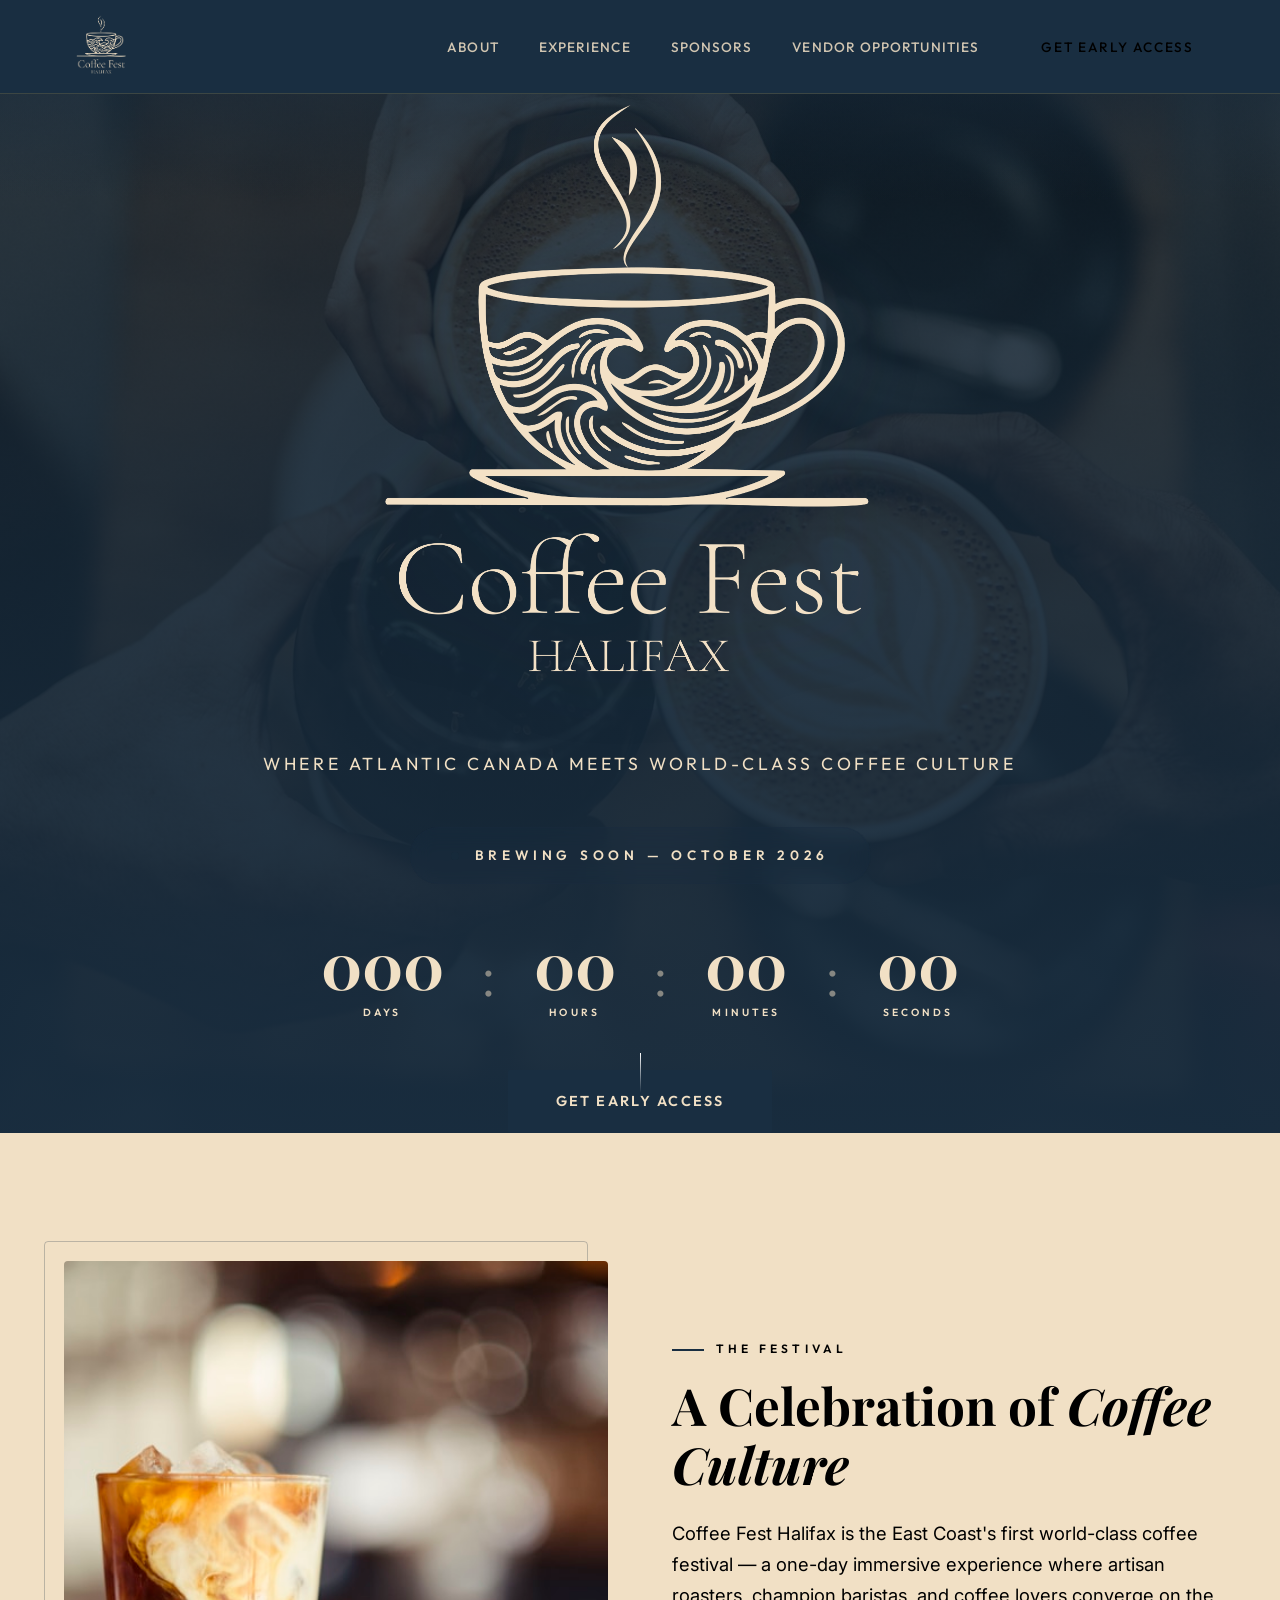
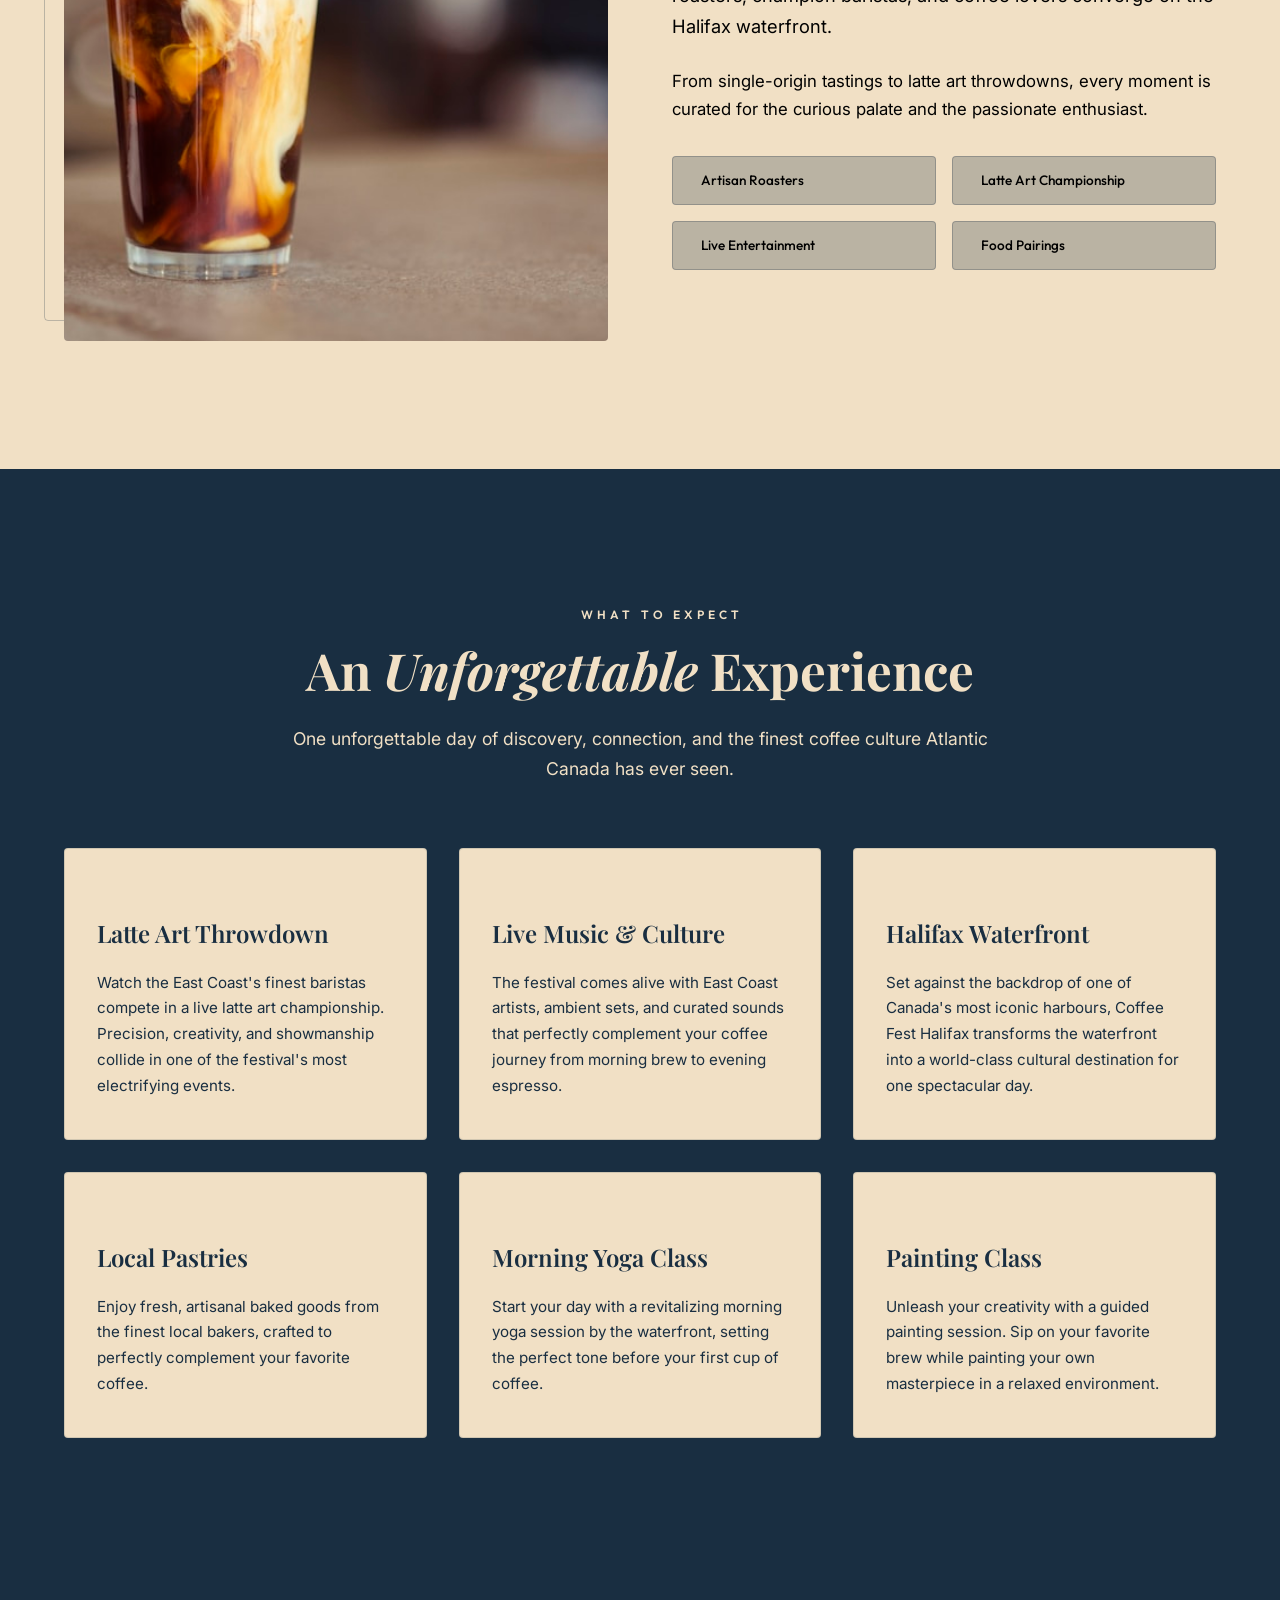
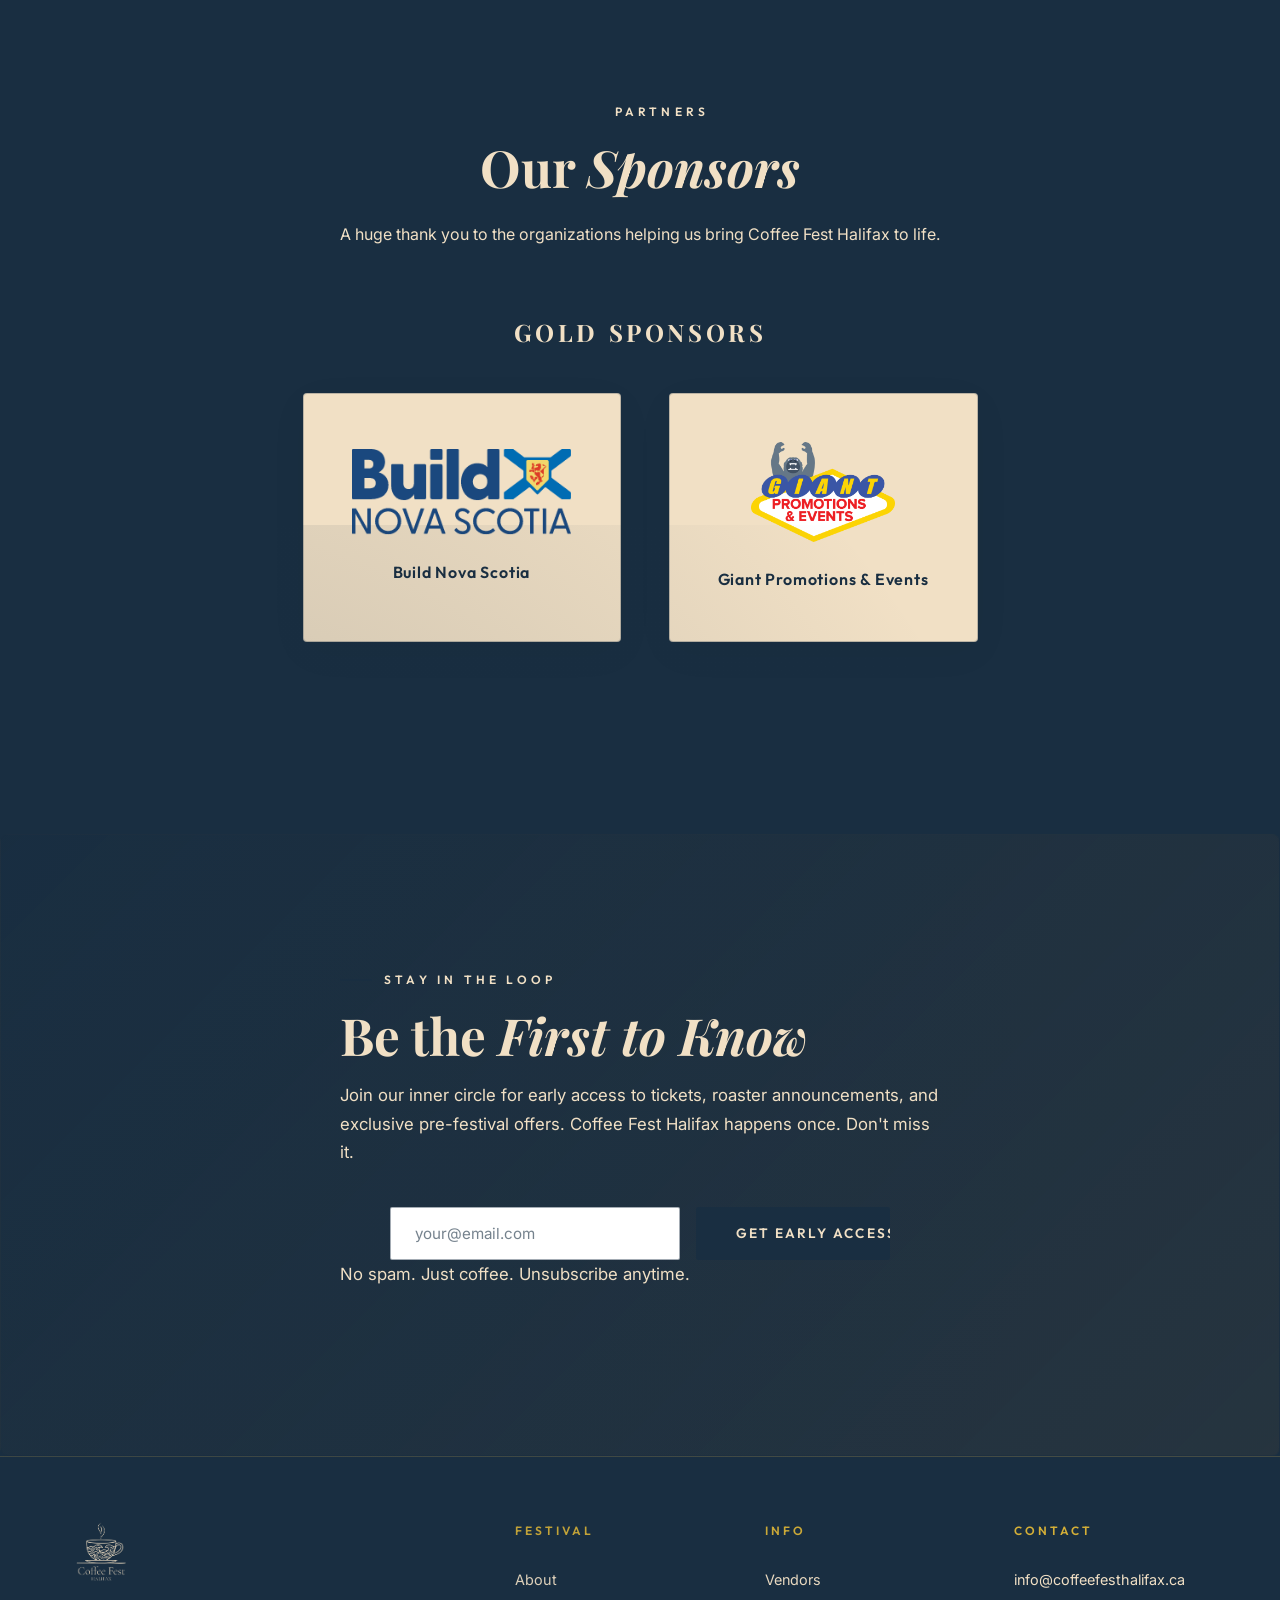
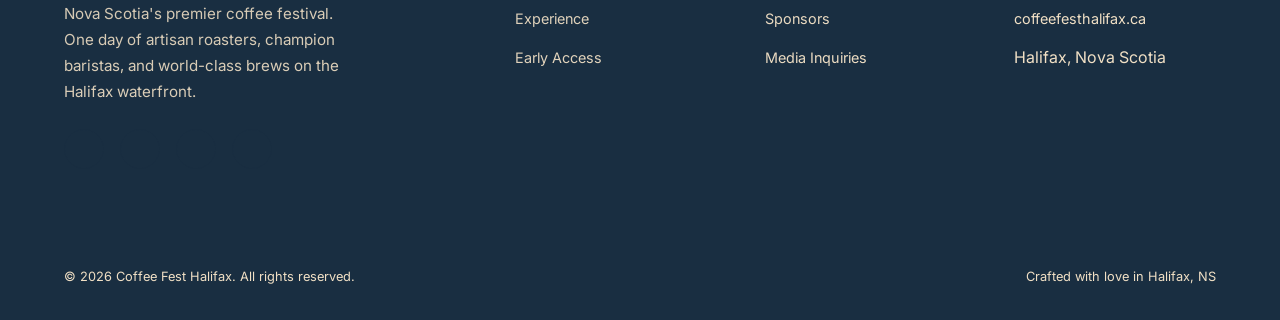
<file: index.html>
<!DOCTYPE html>
<html lang="en">
<head>
  <meta charset="UTF-8">
  <meta name="viewport" content="width=device-width, initial-scale=1.0">
  <title>Coffee Fest Halifax — Coming October 2026 | Nova Scotia's Premier Coffee Festival</title>
  <meta name="description" content="Nova Scotia's most anticipated coffee festival. Artisan roasters, world-class baristas, live demos, and the finest brews. Coming October 2026 to the Halifax waterfront.">
  <meta property="og:title" content="Coffee Fest Halifax — October 2026">
  <meta property="og:description" content="Nova Scotia's most anticipated coffee festival. Artisan roasters, world-class baristas, live demos, and the finest brews.">
  <meta property="og:type" content="website">
  
  <!-- Favicon -->
  <link rel="icon" href="images/official-logo.png" type="image/png">

  <link rel="stylesheet" href="style.css">
</head>
<body>

  <!-- ========== LOADER ========== -->
  <div id="loader">
    <div class="loader-bean"></div>
    <div class="loader-text">Brewing Something Special</div>
  </div>

  <!-- ========== NAVIGATION ========== -->
  <nav class="navbar" id="navbar">
    <div class="container">
      <a href="#" class="nav-logo">
        <img src="images/official-logo.png" alt="Coffee Fest Halifax" class="nav-logo-img">
      </a>
      <ul class="nav-links" id="navLinks">
        <li><a href="#about">About</a></li>
        <li><a href="#experience">Experience</a></li>
        <li><a href="#sponsors">Sponsors</a></li>
        <li><a href="https://forms.gle/5WZkUaLceTzZrDKW9" target="_blank" rel="noopener noreferrer">Vendor Opportunities</a></li>
        <li><a href="#signup" class="nav-cta">Get Early Access</a></li>
      </ul>
      <button class="nav-toggle" id="navToggle" aria-label="Toggle navigation">
        <span></span>
        <span></span>
        <span></span>
      </button>
    </div>
  </nav>

  <!-- ========== HERO ========== -->
  <section class="hero" id="home">
    <div class="hero-bg">
      <img src="images/hero-bg.jpg" alt="Coffee Fest Halifax">
    </div>
    <div class="hero-overlay"></div>
    <div class="hero-top-fade"></div>
    
    <!-- Floating particles -->
    <div class="hero-particles" id="heroParticles"></div>

    <div class="hero-content">
      <div class="hero-dateline">Halifax, Nova Scotia</div>
      
      <img src="images/official-logo.png" alt="Coffee Fest Halifax" class="hero-logo">

      <div class="hero-location">
        Where <span>Atlantic Canada</span> meets world-class coffee culture
      </div>

      <div class="coming-soon-badge">
        <span class="pulse"></span>
        <span>Brewing Soon — October 2026</span>
      </div>

      <!-- Countdown Timer -->
      <div class="countdown" id="countdown">
        <div class="countdown-item">
          <span class="countdown-value" id="countDays">000</span>
          <span class="countdown-label">Days</span>
        </div>
        <span class="countdown-separator">:</span>
        <div class="countdown-item">
          <span class="countdown-value" id="countHours">00</span>
          <span class="countdown-label">Hours</span>
        </div>
        <span class="countdown-separator">:</span>
        <div class="countdown-item">
          <span class="countdown-value" id="countMinutes">00</span>
          <span class="countdown-label">Minutes</span>
        </div>
        <span class="countdown-separator">:</span>
        <div class="countdown-item">
          <span class="countdown-value" id="countSeconds">00</span>
          <span class="countdown-label">Seconds</span>
        </div>
      </div>

      <div class="hero-cta">
        <a href="#signup" class="btn btn-gold btn-large">Get Early Access</a>
      </div>
    </div>

    <div class="scroll-indicator">
      <div class="scroll-line"></div>
    </div>
  </section>

  <!-- ========== ABOUT ========== -->
  <section class="about" id="about">
    <div class="container">
      <div class="about-grid">
        <div class="about-image-wrapper reveal">
          <div class="about-image">
            <img src="images/latte-art.jpg" alt="Artisan coffee craftsmanship">
          </div>
          <div class="about-image-accent"></div>

        </div>

        <div class="about-text reveal reveal-delay-2">
          <span class="section-label">The Festival</span>
          <h2 class="section-title">A Celebration of <em>Coffee Culture</em></h2>
          <p>Coffee Fest Halifax is the East Coast's first world-class coffee festival — a one-day immersive experience where artisan roasters, champion baristas, and coffee lovers converge on the Halifax waterfront.</p>
          <p>From single-origin tastings to latte art throwdowns, every moment is curated for the curious palate and the passionate enthusiast.</p>
          
          <div class="about-features">
            <div class="about-feature">
              <span class="about-feature-icon"></span>
              <span class="about-feature-text">Artisan Roasters</span>
            </div>
            <div class="about-feature">
              <span class="about-feature-icon"></span>
              <span class="about-feature-text">Latte Art Championship</span>
            </div>

            <div class="about-feature">
              <span class="about-feature-icon"></span>
              <span class="about-feature-text">Live Entertainment</span>
            </div>
            <div class="about-feature">
              <span class="about-feature-icon"></span>
              <span class="about-feature-text">Food Pairings</span>
            </div>

          </div>
        </div>
      </div>
    </div>
  </section>



  <!-- ========== EXPERIENCE ========== -->
  <section class="experience" id="experience">
    <div class="container">
      <div class="experience-header reveal">
        <span class="section-label">What to Expect</span>
        <h2 class="section-title">An <em>Unforgettable</em> Experience</h2>
        <p>One unforgettable day of discovery, connection, and the finest coffee culture Atlantic Canada has ever seen.</p>
      </div>

      <div class="experience-grid">
        <div class="experience-card reveal reveal-delay-1">
          <span class="experience-card-icon"></span>
          <h3>Latte Art Throwdown</h3>
          <p>Watch the East Coast's finest baristas compete in a live latte art championship. Precision, creativity, and showmanship collide in one of the festival's most electrifying events.</p>
        </div>
        <div class="experience-card reveal reveal-delay-2">
          <span class="experience-card-icon"></span>
          <h3>Live Music &amp; Culture</h3>
          <p>The festival comes alive with East Coast artists, ambient sets, and curated sounds that perfectly complement your coffee journey from morning brew to evening espresso.</p>
        </div>
        <div class="experience-card reveal reveal-delay-3">
          <span class="experience-card-icon"></span>
          <h3>Halifax Waterfront</h3>
          <p>Set against the backdrop of one of Canada's most iconic harbours, Coffee Fest Halifax transforms the waterfront into a world-class cultural destination for one spectacular day.</p>
        </div>
        <div class="experience-card reveal reveal-delay-1">
          <span class="experience-card-icon"></span>
          <h3>Local Pastries</h3>
          <p>Enjoy fresh, artisanal baked goods from the finest local bakers, crafted to perfectly complement your favorite coffee.</p>
        </div>
        <div class="experience-card reveal reveal-delay-2">
          <span class="experience-card-icon"></span>
          <h3>Morning Yoga Class</h3>
          <p>Start your day with a revitalizing morning yoga session by the waterfront, setting the perfect tone before your first cup of coffee.</p>
        </div>
        <div class="experience-card reveal reveal-delay-3">
          <span class="experience-card-icon"></span>
          <h3>Painting Class</h3>
          <p>Unleash your creativity with a guided painting session. Sip on your favorite brew while painting your own masterpiece in a relaxed environment.</p>
        </div>
      </div>
    </div>
  </section>




  <!-- ========== SPONSORS ========== -->
  <section class="sponsors" id="sponsors">
    <div class="container">
      <div class="sponsors-header reveal">
        <span class="section-label">Partners</span>
        <h2 class="section-title">Our <em>Sponsors</em></h2>
        <p>A huge thank you to the organizations helping us bring Coffee Fest Halifax to life.</p>
      </div>

        <div class="sponsors-tier">
          <h3 class="sponsors-tier-title">Gold Sponsors</h3>
          <div class="sponsors-grid gold">
            <div class="sponsor-card reveal reveal-delay-1">
              <img src="images/BuildNovaScotia-Logo.png" alt="Build Nova Scotia" class="sponsor-logo">
              <div class="sponsor-info">
                <h4>Build Nova Scotia</h4>
              </div>
            </div>
            <div class="sponsor-card reveal reveal-delay-2">
              <img src="images/GIANT PRO LOGO.png" alt="Giant Promotions & Events" class="sponsor-logo">
              <div class="sponsor-info">
                <h4>Giant Promotions &amp; Events</h4>
              </div>
            </div>
          </div>
        </div>
    </div>
  </section>





  <!-- ========== SIGNUP ========== -->
  <section class="signup" id="signup">
    <div class="signup-bg"></div>
    <div class="container">
      <div class="signup-content reveal">
        <span class="section-label">Stay in the Loop</span>
        <h2 class="section-title">Be the <em>First to Know</em></h2>
        <p>Join our inner circle for early access to tickets, roaster announcements, and exclusive pre-festival offers. Coffee Fest Halifax happens once. Don't miss it.</p>
        <form class="signup-form" id="signupForm">
          <input type="email" id="emailInput" placeholder="your@email.com" required>
          <button type="submit" class="btn btn-gold">Get Early Access</button>
        </form>
        <p class="signup-disclaimer">No spam. Just coffee. Unsubscribe anytime.</p>
      </div>
    </div>
  </section>

  <!-- ========== FOOTER ========== -->
  <footer class="footer" id="contact">
    <div class="container">
      <div class="footer-grid">
        <div class="footer-brand">
          <a href="#" class="nav-logo">
            <img src="images/official-logo.png" alt="Coffee Fest Halifax" class="nav-logo-img">
          </a>
          <p>Nova Scotia's premier coffee festival. One day of artisan roasters, champion baristas, and world-class brews on the Halifax waterfront.</p>
          <div class="footer-social">
            <a href="#" aria-label="Instagram"></a>
            <a href="#" aria-label="Facebook"></a>
            <a href="#" aria-label="Twitter/X"></a>
            <a href="#" aria-label="TikTok"></a>
          </div>
        </div>
        <div class="footer-col">
          <h4 class="footer-title">Festival</h4>
          <ul class="footer-links">
            <li><a href="#about">About</a></li>
            <li><a href="#experience">Experience</a></li>

            <li><a href="#signup">Early Access</a></li>
          </ul>
        </div>
        <div class="footer-col">
          <h4 class="footer-title">Info</h4>
          <ul class="footer-links">

            <li><a href="https://forms.gle/5WZkUaLceTzZrDKW9" target="_blank" rel="noopener noreferrer">Vendors</a></li>
            <li><a href="#sponsors">Sponsors</a></li>
            <li><a href="mailto:info@coffeefesthalifax.ca">Media Inquiries</a></li>
          </ul>
        </div>
        <div class="footer-col">
          <h4 class="footer-title">Contact</h4>
          <ul class="footer-links">
            <li><a href="mailto:info@coffeefesthalifax.ca">info@coffeefesthalifax.ca</a></li>
            <li><a href="https://coffeefesthalifax.ca" target="_blank">coffeefesthalifax.ca</a></li>
            <li><span>Halifax, Nova Scotia</span></li>
          </ul>
        </div>
      </div>
      <div class="footer-bottom">
        <p>&copy; 2026 Coffee Fest Halifax. All rights reserved.</p>
        <p>Crafted with love in Halifax, NS</p>
      </div>
    </div>
  </footer>

  <script src="script.js"></script>
</body>
</html>
</file>
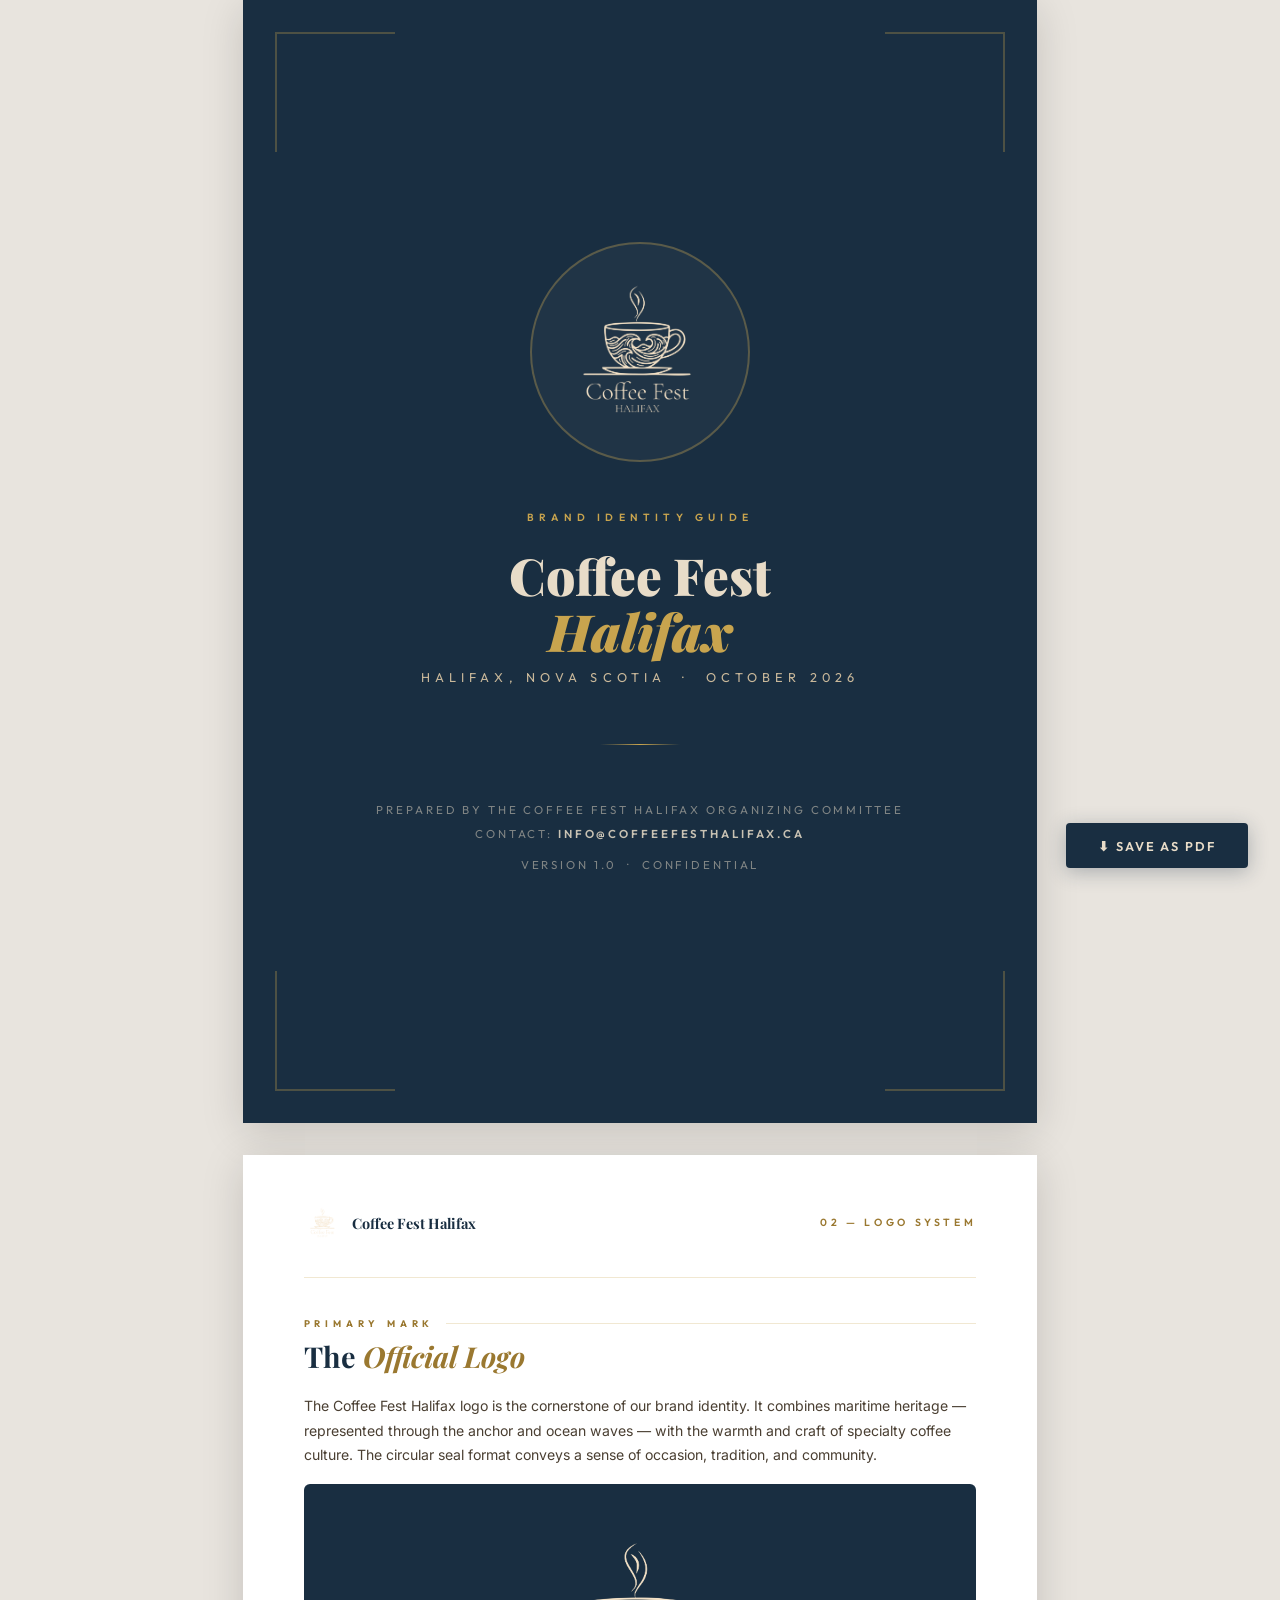
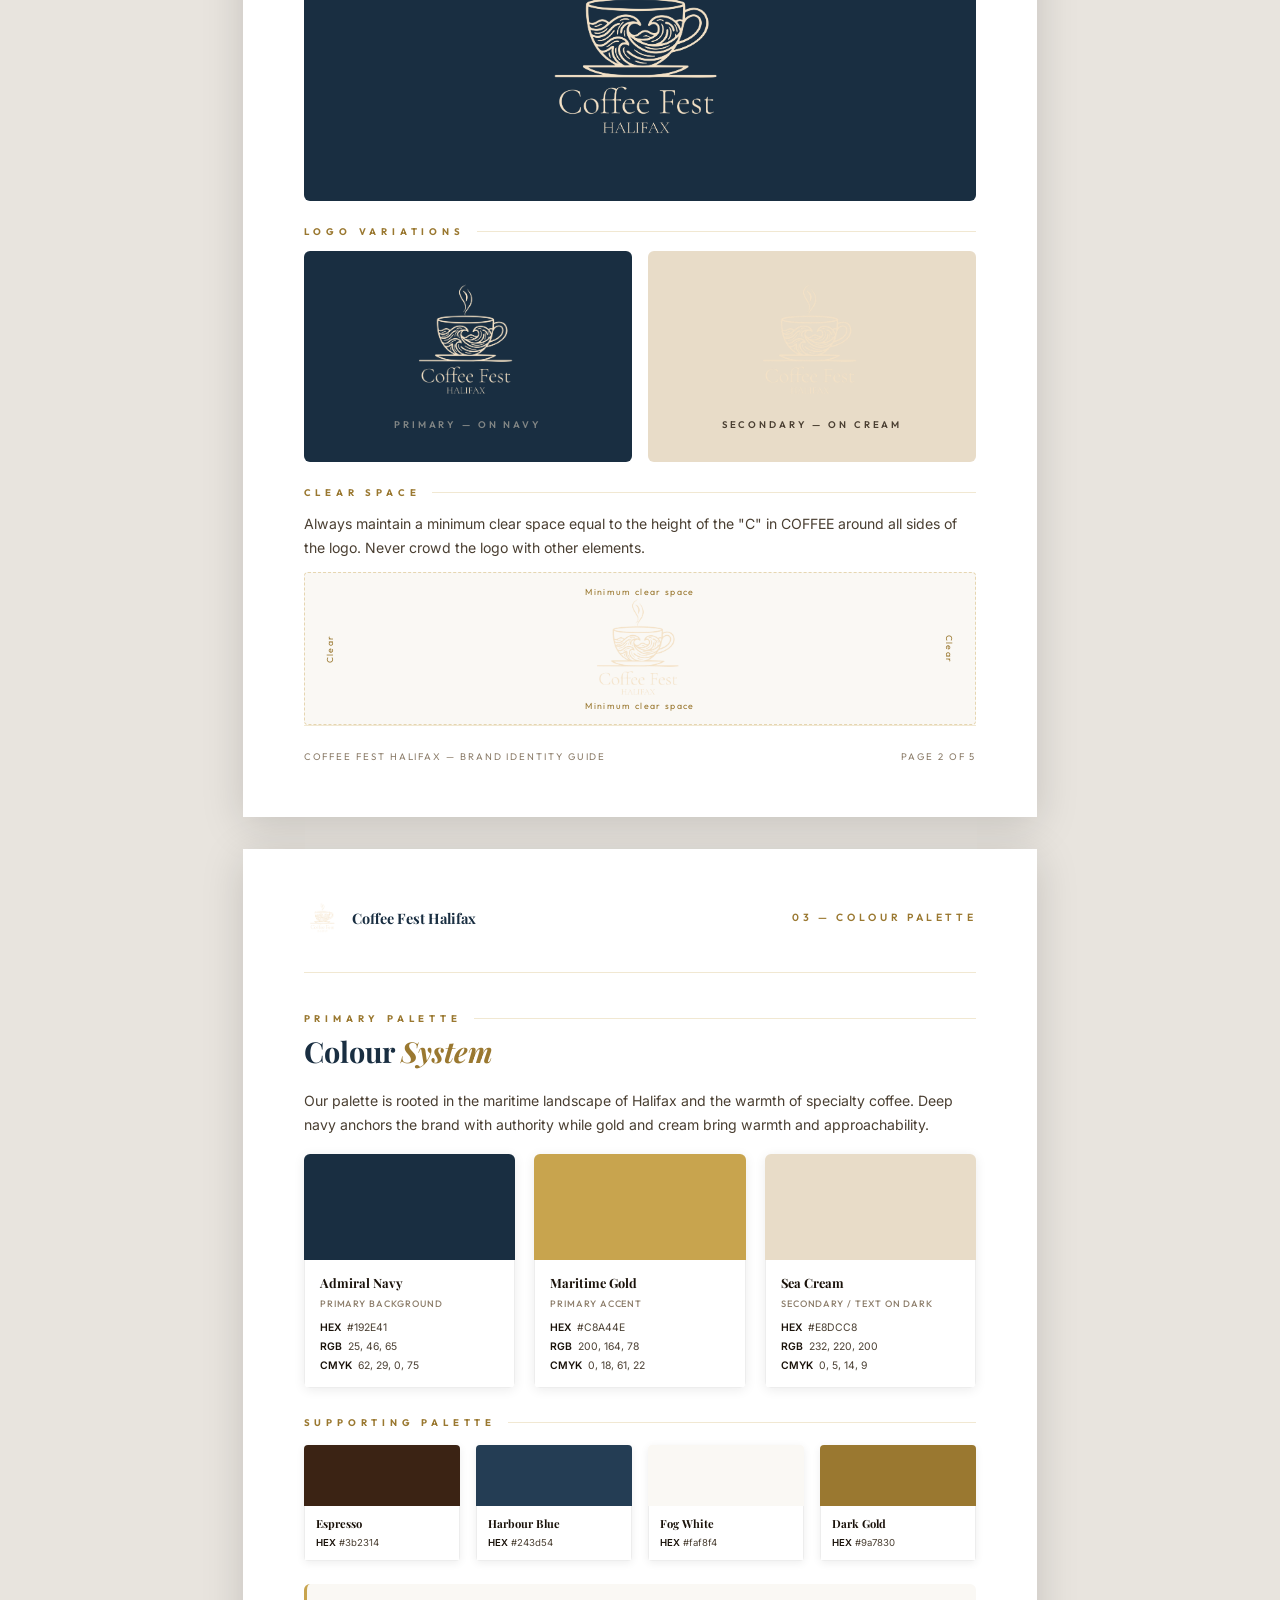
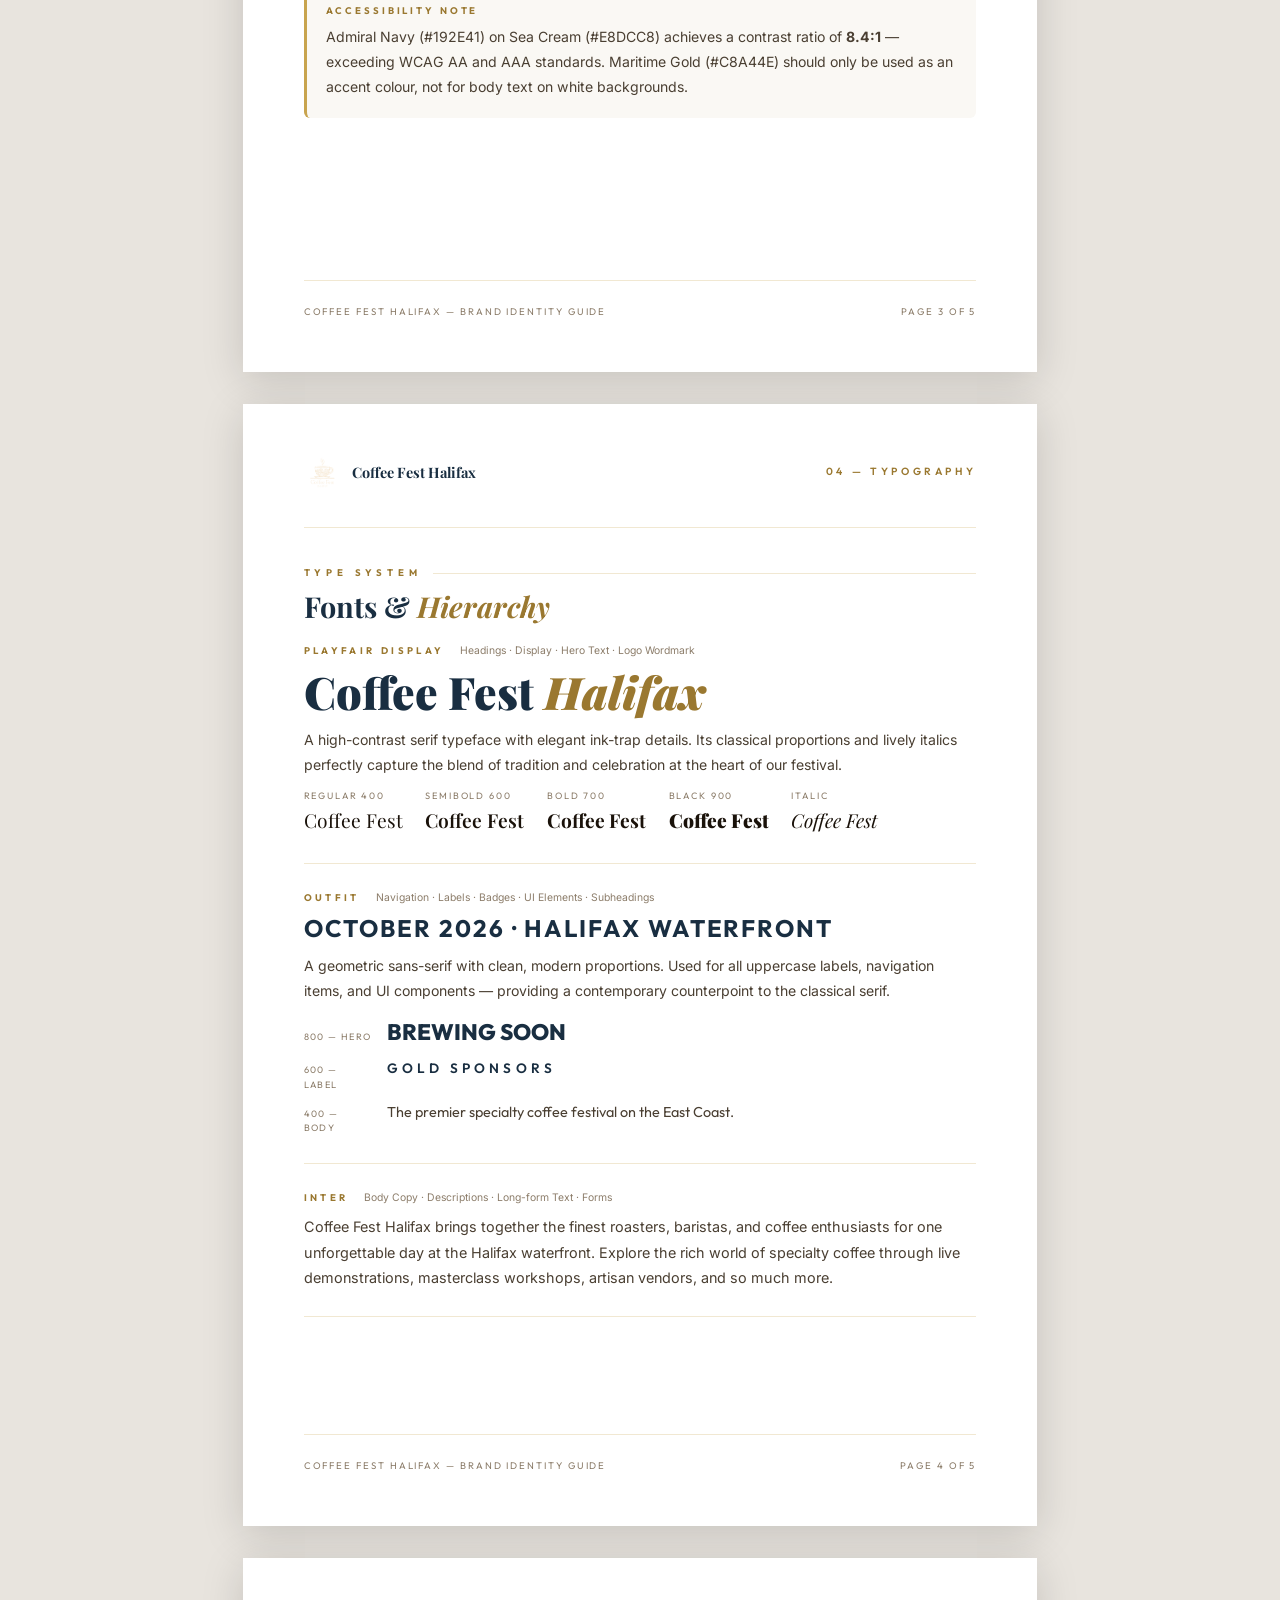
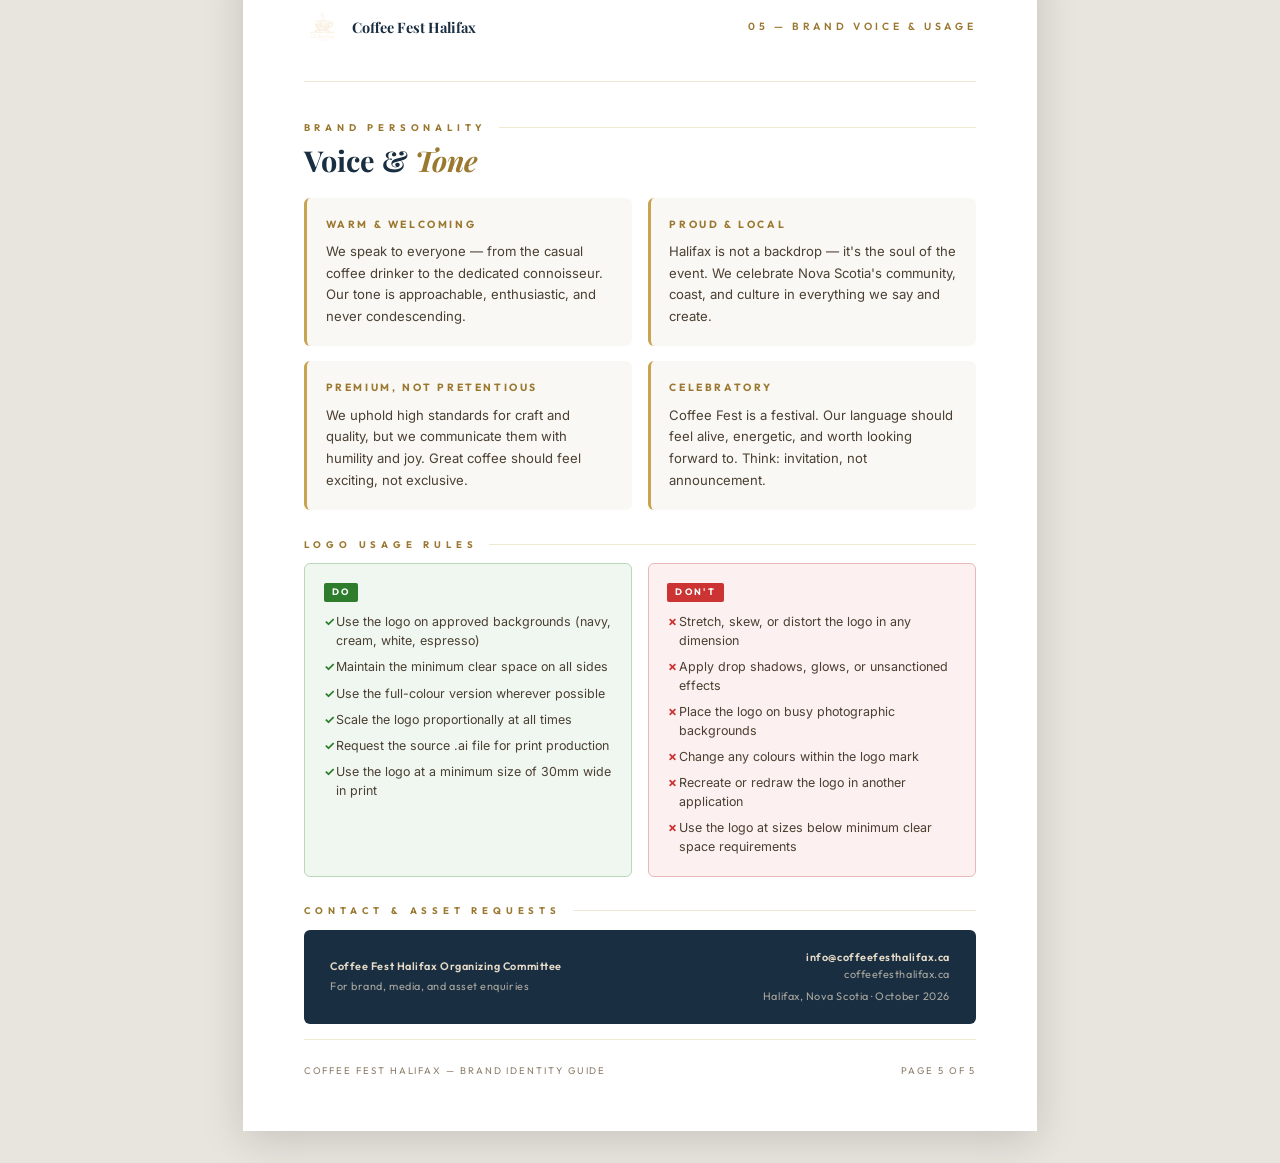
<file: branding-guide.html>
<!DOCTYPE html>
<html lang="en">
<head>
  <meta charset="UTF-8">
  <meta name="viewport" content="width=device-width, initial-scale=1.0">
  <title>Coffee Fest Halifax — Brand Identity Guide</title>
  <link href="https://fonts.googleapis.com/css2?family=Playfair+Display:ital,wght@0,400;0,600;0,700;0,900;1,400;1,700&family=Inter:wght@300;400;500;600;700&family=Outfit:wght@300;400;500;600;700;800&display=swap" rel="stylesheet">
  <style>
    /* ── Print Setup ── */
    @page {
      size: A4;
      margin: 0;
    }
    @media print {
      html, body { width: 210mm; }
      .page { page-break-after: always; break-after: page; }
      .page:last-child { page-break-after: avoid; break-after: avoid; }
      .no-print { display: none; }
    }

    /* ── Base ── */
    *, *::before, *::after { margin: 0; padding: 0; box-sizing: border-box; }

    :root {
      --navy:       #192E41;
      --navy-light: #243d54;
      --cream:      #E8DCC8;
      --cream-dark: #c9b89a;
      --gold:       #C8A44E;
      --gold-dark:  #9a7830;
      --espresso:   #3b2314;
      --white:      #ffffff;
      --off-white:  #faf8f4;
      --text-dark:  #1a120a;
      --text-mid:   #4a3f32;
      --text-light: #8c7d6a;
      --border:     rgba(200,164,78,0.25);
    }

    body {
      font-family: 'Inter', sans-serif;
      background: #e8e4de;
      color: var(--text-dark);
      line-height: 1.6;
    }

    /* ── Pages ── */
    .page {
      width: 210mm;
      min-height: 297mm;
      margin: 0 auto 2rem;
      background: var(--white);
      position: relative;
      overflow: hidden;
      box-shadow: 0 8px 40px rgba(0,0,0,0.15);
    }

    /* ══════════════════════════════════════
       PAGE 1 — COVER
    ══════════════════════════════════════ */
    .cover {
      background: var(--navy);
      display: flex;
      flex-direction: column;
      align-items: center;
      justify-content: center;
      min-height: 297mm;
      position: relative;
    }

    .cover-corner {
      position: absolute;
      width: 120px;
      height: 120px;
      border-color: rgba(200,164,78,0.3);
      border-style: solid;
    }
    .cover-corner.tl { top: 32px; left: 32px; border-width: 2px 0 0 2px; }
    .cover-corner.tr { top: 32px; right: 32px; border-width: 2px 2px 0 0; }
    .cover-corner.bl { bottom: 32px; left: 32px; border-width: 0 0 2px 2px; }
    .cover-corner.br { bottom: 32px; right: 32px; border-width: 0 2px 2px 0; }

    .cover-logo-wrap {
      width: 220px;
      height: 220px;
      border-radius: 50%;
      border: 2px solid rgba(200,164,78,0.35);
      display: flex;
      align-items: center;
      justify-content: center;
      margin-bottom: 3rem;
      padding: 24px;
      background: rgba(255,255,255,0.03);
    }

    .cover-logo-wrap img {
      width: 100%;
      height: 100%;
      object-fit: contain;
      border-radius: 50%;
    }

    .cover-tag {
      font-family: 'Outfit', sans-serif;
      font-size: 0.65rem;
      font-weight: 600;
      letter-spacing: 0.5em;
      text-transform: uppercase;
      color: var(--gold);
      margin-bottom: 1.25rem;
    }

    .cover h1 {
      font-family: 'Playfair Display', serif;
      font-size: 3.2rem;
      font-weight: 900;
      color: var(--cream);
      text-align: center;
      line-height: 1.1;
      margin-bottom: 0.5rem;
    }

    .cover h1 em {
      font-style: italic;
      color: var(--gold);
    }

    .cover-sub {
      font-family: 'Outfit', sans-serif;
      font-size: 0.8rem;
      letter-spacing: 0.4em;
      text-transform: uppercase;
      color: var(--cream-dark);
      margin-bottom: 3.5rem;
    }

    .cover-divider {
      width: 80px;
      height: 1px;
      background: linear-gradient(90deg, transparent, var(--gold), transparent);
      margin-bottom: 3.5rem;
    }

    .cover-meta {
      text-align: center;
    }

    .cover-meta p {
      font-family: 'Outfit', sans-serif;
      font-size: 0.72rem;
      letter-spacing: 0.25em;
      text-transform: uppercase;
      color: rgba(232,220,200,0.5);
      margin-bottom: 0.4rem;
    }

    .cover-meta strong {
      color: rgba(232,220,200,0.85);
      font-weight: 600;
    }

    /* ══════════════════════════════════════
       INNER PAGES — LAYOUT
    ══════════════════════════════════════ */
    .inner {
      padding: 14mm 16mm;
      min-height: 297mm;
      display: flex;
      flex-direction: column;
    }

    .page-header {
      display: flex;
      align-items: center;
      justify-content: space-between;
      padding-bottom: 10mm;
      border-bottom: 1px solid var(--border);
      margin-bottom: 10mm;
    }

    .page-header-brand {
      display: flex;
      align-items: center;
      gap: 10px;
    }

    .page-header-brand img {
      height: 32px;
      object-fit: contain;
    }

    .page-header-brand span {
      font-family: 'Playfair Display', serif;
      font-size: 0.9rem;
      font-weight: 700;
      color: var(--navy);
    }

    .page-header-title {
      font-family: 'Outfit', sans-serif;
      font-size: 0.65rem;
      font-weight: 600;
      letter-spacing: 0.35em;
      text-transform: uppercase;
      color: var(--gold-dark);
    }

    .section-heading {
      font-family: 'Outfit', sans-serif;
      font-size: 0.6rem;
      font-weight: 700;
      letter-spacing: 0.5em;
      text-transform: uppercase;
      color: var(--gold-dark);
      margin-bottom: 0.5rem;
      display: flex;
      align-items: center;
      gap: 0.75rem;
    }

    .section-heading::after {
      content: '';
      flex: 1;
      height: 1px;
      background: var(--border);
    }

    .section-title {
      font-family: 'Playfair Display', serif;
      font-size: 1.8rem;
      font-weight: 700;
      color: var(--navy);
      margin-bottom: 1.25rem;
      line-height: 1.2;
    }

    .section-title em {
      font-style: italic;
      color: var(--gold-dark);
    }

    .body-text {
      font-size: 0.88rem;
      color: var(--text-mid);
      line-height: 1.75;
      margin-bottom: 1rem;
    }

    .page-footer {
      margin-top: auto;
      padding-top: 6mm;
      border-top: 1px solid var(--border);
      display: flex;
      justify-content: space-between;
      align-items: center;
    }

    .page-footer span {
      font-family: 'Outfit', sans-serif;
      font-size: 0.6rem;
      letter-spacing: 0.2em;
      color: var(--text-light);
      text-transform: uppercase;
    }

    /* ══════════════════════════════════════
       PAGE 2 — LOGO SHOWCASE
    ══════════════════════════════════════ */
    .logo-showcase-primary {
      background: var(--navy);
      border-radius: 6px;
      padding: 14mm;
      display: flex;
      align-items: center;
      justify-content: center;
      margin-bottom: 6mm;
      min-height: 72mm;
    }

    .logo-showcase-primary img {
      max-height: 56mm;
      max-width: 100%;
      object-fit: contain;
    }

    .logo-showcase-row {
      display: grid;
      grid-template-columns: 1fr 1fr;
      gap: 4mm;
      margin-bottom: 6mm;
    }

    .logo-variant {
      border-radius: 6px;
      padding: 8mm;
      display: flex;
      flex-direction: column;
      align-items: center;
      justify-content: center;
      min-height: 42mm;
      gap: 4mm;
    }

    .logo-variant img {
      max-height: 32mm;
      max-width: 100%;
      object-fit: contain;
    }

    .logo-variant-label {
      font-family: 'Outfit', sans-serif;
      font-size: 0.6rem;
      font-weight: 600;
      letter-spacing: 0.3em;
      text-transform: uppercase;
    }

    .bg-navy { background: var(--navy); }
    .bg-navy .logo-variant-label { color: rgba(232,220,200,0.5); }
    .bg-cream { background: var(--cream); }
    .bg-cream .logo-variant-label { color: var(--text-mid); }
    .bg-white { background: var(--white); border: 1px solid var(--border); }
    .bg-white .logo-variant-label { color: var(--text-light); }
    .bg-espresso { background: var(--espresso); }
    .bg-espresso .logo-variant-label { color: rgba(232,220,200,0.5); }

    /* clear space diagram */
    .clearspace-box {
      border: 1.5px dashed rgba(200,164,78,0.4);
      border-radius: 4px;
      padding: 6mm;
      display: flex;
      align-items: center;
      justify-content: center;
      position: relative;
      background: var(--off-white);
    }

    .clearspace-box img {
      max-height: 28mm;
      object-fit: contain;
    }

    .clearspace-label {
      position: absolute;
      font-family: 'Outfit', sans-serif;
      font-size: 0.55rem;
      color: var(--gold-dark);
      letter-spacing: 0.15em;
    }
    .clearspace-label.top    { top: 3mm; left: 50%; transform: translateX(-50%); }
    .clearspace-label.bottom { bottom: 3mm; left: 50%; transform: translateX(-50%); }
    .clearspace-label.left   { left: 3mm; top: 50%; transform: translateY(-50%) rotate(-90deg); }
    .clearspace-label.right  { right: 3mm; top: 50%; transform: translateY(-50%) rotate(90deg); }

    /* ══════════════════════════════════════
       PAGE 3 — COLOUR PALETTE
    ══════════════════════════════════════ */
    .colour-grid {
      display: grid;
      grid-template-columns: repeat(3, 1fr);
      gap: 5mm;
      margin-bottom: 7mm;
    }

    .colour-card {
      border-radius: 6px;
      overflow: hidden;
      box-shadow: 0 2px 12px rgba(0,0,0,0.08);
    }

    .colour-swatch {
      height: 28mm;
    }

    .colour-info {
      background: var(--white);
      padding: 3.5mm 4mm;
      border: 1px solid rgba(0,0,0,0.07);
      border-top: none;
    }

    .colour-name {
      font-family: 'Playfair Display', serif;
      font-size: 0.8rem;
      font-weight: 700;
      color: var(--text-dark);
      margin-bottom: 0.25rem;
    }

    .colour-role {
      font-family: 'Outfit', sans-serif;
      font-size: 0.58rem;
      font-weight: 500;
      letter-spacing: 0.1em;
      text-transform: uppercase;
      color: var(--text-light);
      margin-bottom: 0.5rem;
    }

    .colour-values {
      display: flex;
      flex-direction: column;
      gap: 2px;
    }

    .colour-values span {
      font-family: 'Inter', monospace;
      font-size: 0.65rem;
      color: var(--text-mid);
    }

    .colour-values span strong {
      font-weight: 600;
      color: var(--text-dark);
    }

    /* secondary / supporting palette */
    .colour-row {
      display: grid;
      grid-template-columns: repeat(4, 1fr);
      gap: 4mm;
    }

    .colour-card-sm {
      border-radius: 4px;
      overflow: hidden;
      box-shadow: 0 2px 8px rgba(0,0,0,0.07);
    }

    .colour-swatch-sm {
      height: 16mm;
    }

    .colour-info-sm {
      background: var(--white);
      padding: 2.5mm 3mm;
      border: 1px solid rgba(0,0,0,0.07);
      border-top: none;
    }

    .colour-info-sm .colour-name {
      font-size: 0.7rem;
      margin-bottom: 2px;
    }

    .colour-info-sm .colour-values span {
      font-size: 0.6rem;
    }

    /* ══════════════════════════════════════
       PAGE 4 — TYPOGRAPHY
    ══════════════════════════════════════ */
    .type-block {
      margin-bottom: 7mm;
      padding-bottom: 7mm;
      border-bottom: 1px solid var(--border);
    }

    .type-block:last-of-type {
      border-bottom: none;
    }

    .type-meta {
      display: flex;
      align-items: baseline;
      gap: 1rem;
      margin-bottom: 2mm;
    }

    .type-name {
      font-family: 'Outfit', sans-serif;
      font-size: 0.6rem;
      font-weight: 700;
      letter-spacing: 0.35em;
      text-transform: uppercase;
      color: var(--gold-dark);
    }

    .type-use {
      font-family: 'Inter', sans-serif;
      font-size: 0.65rem;
      color: var(--text-light);
    }

    .type-specimen-display {
      font-family: 'Playfair Display', serif;
      font-size: 2.8rem;
      font-weight: 900;
      color: var(--navy);
      line-height: 1.1;
      margin-bottom: 3mm;
    }

    .type-specimen-display em {
      font-style: italic;
      color: var(--gold-dark);
    }

    .type-specimen-subhead {
      font-family: 'Outfit', sans-serif;
      font-size: 1.5rem;
      font-weight: 700;
      color: var(--navy);
      letter-spacing: 0.08em;
      line-height: 1.2;
      margin-bottom: 3mm;
    }

    .type-specimen-body {
      font-family: 'Inter', sans-serif;
      font-size: 0.9rem;
      color: var(--text-mid);
      line-height: 1.75;
    }

    .type-weights {
      display: flex;
      gap: 6mm;
      flex-wrap: wrap;
      margin-top: 3mm;
    }

    .type-weight-item {
      display: flex;
      flex-direction: column;
      gap: 2px;
    }

    .type-weight-item span:first-child {
      font-family: 'Outfit', sans-serif;
      font-size: 0.58rem;
      letter-spacing: 0.2em;
      text-transform: uppercase;
      color: var(--text-light);
    }

    .type-weight-sample {
      font-family: 'Playfair Display', serif;
      font-size: 1.2rem;
      color: var(--text-dark);
    }

    .type-scale {
      display: flex;
      flex-direction: column;
      gap: 2mm;
      margin-top: 3mm;
    }

    .type-scale-row {
      display: flex;
      align-items: baseline;
      gap: 4mm;
    }

    .type-scale-label {
      font-family: 'Outfit', sans-serif;
      font-size: 0.58rem;
      letter-spacing: 0.15em;
      text-transform: uppercase;
      color: var(--text-light);
      width: 18mm;
      flex-shrink: 0;
    }

    /* ══════════════════════════════════════
       PAGE 5 — BRAND VOICE & USAGE
    ══════════════════════════════════════ */
    .voice-grid {
      display: grid;
      grid-template-columns: 1fr 1fr;
      gap: 4mm;
      margin-bottom: 7mm;
    }

    .voice-card {
      background: var(--off-white);
      border-radius: 6px;
      padding: 5mm;
      border-left: 3px solid var(--gold);
    }

    .voice-card h4 {
      font-family: 'Outfit', sans-serif;
      font-size: 0.65rem;
      font-weight: 700;
      letter-spacing: 0.25em;
      text-transform: uppercase;
      color: var(--gold-dark);
      margin-bottom: 2mm;
    }

    .voice-card p {
      font-size: 0.82rem;
      color: var(--text-mid);
      line-height: 1.65;
    }

    .usage-grid {
      display: grid;
      grid-template-columns: 1fr 1fr;
      gap: 4mm;
      margin-bottom: 7mm;
    }

    .usage-card {
      border-radius: 6px;
      padding: 5mm;
    }

    .usage-card.do {
      background: #f0f7f0;
      border: 1px solid #b8d8b8;
    }

    .usage-card.dont {
      background: #fdf0f0;
      border: 1px solid #e8b8b8;
    }

    .usage-card-header {
      display: flex;
      align-items: center;
      gap: 6px;
      margin-bottom: 3mm;
    }

    .usage-badge {
      font-family: 'Outfit', sans-serif;
      font-size: 0.58rem;
      font-weight: 700;
      letter-spacing: 0.25em;
      text-transform: uppercase;
      padding: 2px 8px;
      border-radius: 2px;
    }

    .usage-badge.do   { background: #2d7d2d; color: white; }
    .usage-badge.dont { background: #cc3333; color: white; }

    .usage-card ul {
      list-style: none;
      display: flex;
      flex-direction: column;
      gap: 2mm;
    }

    .usage-card ul li {
      font-size: 0.78rem;
      color: var(--text-mid);
      padding-left: 12px;
      position: relative;
      line-height: 1.5;
    }

    .usage-card.do ul li::before    { content: '✓'; position: absolute; left: 0; color: #2d7d2d; font-weight: 700; }
    .usage-card.dont ul li::before  { content: '✗'; position: absolute; left: 0; color: #cc3333; font-weight: 700; }

    /* contact footer */
    .contact-bar {
      background: var(--navy);
      border-radius: 6px;
      padding: 5mm 7mm;
      display: flex;
      justify-content: space-between;
      align-items: center;
      margin-top: auto;
    }

    .contact-bar p {
      font-family: 'Outfit', sans-serif;
      font-size: 0.68rem;
      color: rgba(232,220,200,0.7);
      letter-spacing: 0.05em;
    }

    .contact-bar strong {
      color: var(--cream);
      font-weight: 600;
    }

    /* ── Print button ── */
    .print-btn {
      position: fixed;
      bottom: 2rem;
      right: 2rem;
      background: var(--navy);
      color: var(--cream);
      border: none;
      padding: 0.9rem 2rem;
      font-family: 'Outfit', sans-serif;
      font-size: 0.8rem;
      font-weight: 600;
      letter-spacing: 0.15em;
      text-transform: uppercase;
      border-radius: 4px;
      cursor: pointer;
      box-shadow: 0 4px 20px rgba(25,46,65,0.3);
      transition: all 0.3s;
    }

    .print-btn:hover {
      background: var(--gold-dark);
      transform: translateY(-2px);
    }
  </style>
</head>
<body>

<!-- ══════════════════════════════════════
     PAGE 1 — COVER
══════════════════════════════════════ -->
<div class="page">
  <div class="cover">
    <div class="cover-corner tl"></div>
    <div class="cover-corner tr"></div>
    <div class="cover-corner bl"></div>
    <div class="cover-corner br"></div>

    <div class="cover-logo-wrap">
      <img src="images/official-logo.png" alt="Coffee Fest Halifax Official Logo">
    </div>

    <p class="cover-tag">Brand Identity Guide</p>
    <h1>Coffee Fest<br><em>Halifax</em></h1>
    <p class="cover-sub">Halifax, Nova Scotia &nbsp;·&nbsp; October 2026</p>

    <div class="cover-divider"></div>

    <div class="cover-meta">
      <p>Prepared by the Coffee Fest Halifax Organizing Committee</p>
      <p>Contact: <strong>info@coffeefesthalifax.ca</strong></p>
      <p style="margin-top:0.75rem;">Version 1.0 &nbsp;·&nbsp; Confidential</p>
    </div>
  </div>
</div>


<!-- ══════════════════════════════════════
     PAGE 2 — LOGO SHOWCASE
══════════════════════════════════════ -->
<div class="page">
  <div class="inner">
    <div class="page-header">
      <div class="page-header-brand">
        <img src="images/official-logo.png" alt="Logo">
        <span>Coffee Fest Halifax</span>
      </div>
      <span class="page-header-title">02 — Logo System</span>
    </div>

    <p class="section-heading">Primary Mark</p>
    <h2 class="section-title">The <em>Official Logo</em></h2>
    <p class="body-text">The Coffee Fest Halifax logo is the cornerstone of our brand identity. It combines maritime heritage — represented through the anchor and ocean waves — with the warmth and craft of specialty coffee culture. The circular seal format conveys a sense of occasion, tradition, and community.</p>

    <div class="logo-showcase-primary">
      <img src="images/official-logo.png" alt="Coffee Fest Halifax — Primary Logo on Navy">
    </div>

    <p class="section-heading" style="margin-bottom:3mm;">Logo Variations</p>
    <div class="logo-showcase-row">
      <div class="logo-variant bg-navy">
        <img src="images/official-logo.png" alt="Logo on Navy">
        <span class="logo-variant-label">Primary — On Navy</span>
      </div>
      <div class="logo-variant bg-cream">
        <img src="images/official-logo.png" alt="Logo on Cream">
        <span class="logo-variant-label">Secondary — On Cream</span>
      </div>
    </div>

    <p class="section-heading" style="margin-bottom:3mm;">Clear Space</p>
    <p class="body-text" style="margin-bottom:3mm;">Always maintain a minimum clear space equal to the height of the "C" in COFFEE around all sides of the logo. Never crowd the logo with other elements.</p>
    <div class="clearspace-box">
      <img src="images/official-logo.png" alt="Clear Space Diagram">
      <span class="clearspace-label top">Minimum clear space</span>
      <span class="clearspace-label bottom">Minimum clear space</span>
      <span class="clearspace-label left">Clear</span>
      <span class="clearspace-label right">Clear</span>
    </div>

    <div class="page-footer">
      <span>Coffee Fest Halifax — Brand Identity Guide</span>
      <span>Page 2 of 5</span>
    </div>
  </div>
</div>


<!-- ══════════════════════════════════════
     PAGE 3 — COLOUR PALETTE
══════════════════════════════════════ -->
<div class="page">
  <div class="inner">
    <div class="page-header">
      <div class="page-header-brand">
        <img src="images/official-logo.png" alt="Logo">
        <span>Coffee Fest Halifax</span>
      </div>
      <span class="page-header-title">03 — Colour Palette</span>
    </div>

    <p class="section-heading">Primary Palette</p>
    <h2 class="section-title">Colour <em>System</em></h2>
    <p class="body-text">Our palette is rooted in the maritime landscape of Halifax and the warmth of specialty coffee. Deep navy anchors the brand with authority while gold and cream bring warmth and approachability.</p>

    <div class="colour-grid">
      <div class="colour-card">
        <div class="colour-swatch" style="background:#192E41;"></div>
        <div class="colour-info">
          <p class="colour-name">Admiral Navy</p>
          <p class="colour-role">Primary Background</p>
          <div class="colour-values">
            <span><strong>HEX</strong> &nbsp;#192E41</span>
            <span><strong>RGB</strong> &nbsp;25, 46, 65</span>
            <span><strong>CMYK</strong> &nbsp;62, 29, 0, 75</span>
          </div>
        </div>
      </div>
      <div class="colour-card">
        <div class="colour-swatch" style="background:#C8A44E;"></div>
        <div class="colour-info">
          <p class="colour-name">Maritime Gold</p>
          <p class="colour-role">Primary Accent</p>
          <div class="colour-values">
            <span><strong>HEX</strong> &nbsp;#C8A44E</span>
            <span><strong>RGB</strong> &nbsp;200, 164, 78</span>
            <span><strong>CMYK</strong> &nbsp;0, 18, 61, 22</span>
          </div>
        </div>
      </div>
      <div class="colour-card">
        <div class="colour-swatch" style="background:#E8DCC8;"></div>
        <div class="colour-info">
          <p class="colour-name">Sea Cream</p>
          <p class="colour-role">Secondary / Text on Dark</p>
          <div class="colour-values">
            <span><strong>HEX</strong> &nbsp;#E8DCC8</span>
            <span><strong>RGB</strong> &nbsp;232, 220, 200</span>
            <span><strong>CMYK</strong> &nbsp;0, 5, 14, 9</span>
          </div>
        </div>
      </div>
    </div>

    <p class="section-heading" style="margin-bottom:4mm;">Supporting Palette</p>
    <div class="colour-row">
      <div class="colour-card-sm">
        <div class="colour-swatch-sm" style="background:#3b2314;"></div>
        <div class="colour-info-sm">
          <p class="colour-name">Espresso</p>
          <div class="colour-values"><span><strong>HEX</strong> #3b2314</span></div>
        </div>
      </div>
      <div class="colour-card-sm">
        <div class="colour-swatch-sm" style="background:#243d54;"></div>
        <div class="colour-info-sm">
          <p class="colour-name">Harbour Blue</p>
          <div class="colour-values"><span><strong>HEX</strong> #243d54</span></div>
        </div>
      </div>
      <div class="colour-card-sm">
        <div class="colour-swatch-sm" style="background:#faf8f4;"></div>
        <div class="colour-info-sm">
          <p class="colour-name">Fog White</p>
          <div class="colour-values"><span><strong>HEX</strong> #faf8f4</span></div>
        </div>
      </div>
      <div class="colour-card-sm">
        <div class="colour-swatch-sm" style="background:#9a7830;"></div>
        <div class="colour-info-sm">
          <p class="colour-name">Dark Gold</p>
          <div class="colour-values"><span><strong>HEX</strong> #9a7830</span></div>
        </div>
      </div>
    </div>

    <div style="margin-top:6mm; padding:5mm; background:var(--off-white); border-radius:6px; border-left:3px solid var(--gold);">
      <p style="font-family:'Outfit',sans-serif; font-size:0.6rem; font-weight:700; letter-spacing:0.3em; text-transform:uppercase; color:var(--gold-dark); margin-bottom:2mm;">Accessibility Note</p>
      <p class="body-text" style="margin-bottom:0;">Admiral Navy (#192E41) on Sea Cream (#E8DCC8) achieves a contrast ratio of <strong>8.4:1</strong> — exceeding WCAG AA and AAA standards. Maritime Gold (#C8A44E) should only be used as an accent colour, not for body text on white backgrounds.</p>
    </div>

    <div class="page-footer">
      <span>Coffee Fest Halifax — Brand Identity Guide</span>
      <span>Page 3 of 5</span>
    </div>
  </div>
</div>


<!-- ══════════════════════════════════════
     PAGE 4 — TYPOGRAPHY
══════════════════════════════════════ -->
<div class="page">
  <div class="inner">
    <div class="page-header">
      <div class="page-header-brand">
        <img src="images/official-logo.png" alt="Logo">
        <span>Coffee Fest Halifax</span>
      </div>
      <span class="page-header-title">04 — Typography</span>
    </div>

    <p class="section-heading">Type System</p>
    <h2 class="section-title">Fonts &amp; <em>Hierarchy</em></h2>

    <!-- Playfair Display -->
    <div class="type-block">
      <div class="type-meta">
        <span class="type-name">Playfair Display</span>
        <span class="type-use">Headings · Display · Hero Text · Logo Wordmark</span>
      </div>
      <div class="type-specimen-display">Coffee Fest <em>Halifax</em></div>
      <p class="body-text" style="margin-bottom:3mm;">A high-contrast serif typeface with elegant ink-trap details. Its classical proportions and lively italics perfectly capture the blend of tradition and celebration at the heart of our festival.</p>
      <div class="type-weights">
        <div class="type-weight-item">
          <span>Regular 400</span>
          <span class="type-weight-sample" style="font-weight:400;">Coffee Fest</span>
        </div>
        <div class="type-weight-item">
          <span>SemiBold 600</span>
          <span class="type-weight-sample" style="font-weight:600;">Coffee Fest</span>
        </div>
        <div class="type-weight-item">
          <span>Bold 700</span>
          <span class="type-weight-sample" style="font-weight:700;">Coffee Fest</span>
        </div>
        <div class="type-weight-item">
          <span>Black 900</span>
          <span class="type-weight-sample" style="font-weight:900;">Coffee Fest</span>
        </div>
        <div class="type-weight-item">
          <span>Italic</span>
          <span class="type-weight-sample" style="font-style:italic;">Coffee Fest</span>
        </div>
      </div>
    </div>

    <!-- Outfit -->
    <div class="type-block">
      <div class="type-meta">
        <span class="type-name">Outfit</span>
        <span class="type-use">Navigation · Labels · Badges · UI Elements · Subheadings</span>
      </div>
      <div class="type-specimen-subhead">OCTOBER 2026 · HALIFAX WATERFRONT</div>
      <p class="body-text" style="margin-bottom:3mm;">A geometric sans-serif with clean, modern proportions. Used for all uppercase labels, navigation items, and UI components — providing a contemporary counterpoint to the classical serif.</p>
      <div class="type-scale">
        <div class="type-scale-row">
          <span class="type-scale-label">800 — Hero</span>
          <span style="font-family:'Outfit',sans-serif; font-weight:800; font-size:1.4rem; color:var(--navy);">BREWING SOON</span>
        </div>
        <div class="type-scale-row">
          <span class="type-scale-label">600 — Label</span>
          <span style="font-family:'Outfit',sans-serif; font-weight:600; font-size:0.85rem; letter-spacing:0.3em; text-transform:uppercase; color:var(--navy);">GOLD SPONSORS</span>
        </div>
        <div class="type-scale-row">
          <span class="type-scale-label">400 — Body</span>
          <span style="font-family:'Outfit',sans-serif; font-weight:400; font-size:0.9rem; color:var(--text-mid);">The premier specialty coffee festival on the East Coast.</span>
        </div>
      </div>
    </div>

    <!-- Inter -->
    <div class="type-block">
      <div class="type-meta">
        <span class="type-name">Inter</span>
        <span class="type-use">Body Copy · Descriptions · Long-form Text · Forms</span>
      </div>
      <p class="type-specimen-body">Coffee Fest Halifax brings together the finest roasters, baristas, and coffee enthusiasts for one unforgettable day at the Halifax waterfront. Explore the rich world of specialty coffee through live demonstrations, masterclass workshops, artisan vendors, and so much more.</p>
    </div>

    <div class="page-footer">
      <span>Coffee Fest Halifax — Brand Identity Guide</span>
      <span>Page 4 of 5</span>
    </div>
  </div>
</div>


<!-- ══════════════════════════════════════
     PAGE 5 — BRAND VOICE & USAGE RULES
══════════════════════════════════════ -->
<div class="page">
  <div class="inner">
    <div class="page-header">
      <div class="page-header-brand">
        <img src="images/official-logo.png" alt="Logo">
        <span>Coffee Fest Halifax</span>
      </div>
      <span class="page-header-title">05 — Brand Voice &amp; Usage</span>
    </div>

    <p class="section-heading">Brand Personality</p>
    <h2 class="section-title">Voice &amp; <em>Tone</em></h2>

    <div class="voice-grid">
      <div class="voice-card">
        <h4>Warm &amp; Welcoming</h4>
        <p>We speak to everyone — from the casual coffee drinker to the dedicated connoisseur. Our tone is approachable, enthusiastic, and never condescending.</p>
      </div>
      <div class="voice-card">
        <h4>Proud &amp; Local</h4>
        <p>Halifax is not a backdrop — it's the soul of the event. We celebrate Nova Scotia's community, coast, and culture in everything we say and create.</p>
      </div>
      <div class="voice-card">
        <h4>Premium, Not Pretentious</h4>
        <p>We uphold high standards for craft and quality, but we communicate them with humility and joy. Great coffee should feel exciting, not exclusive.</p>
      </div>
      <div class="voice-card">
        <h4>Celebratory</h4>
        <p>Coffee Fest is a festival. Our language should feel alive, energetic, and worth looking forward to. Think: invitation, not announcement.</p>
      </div>
    </div>

    <p class="section-heading" style="margin-bottom:3mm;">Logo Usage Rules</p>
    <div class="usage-grid">
      <div class="usage-card do">
        <div class="usage-card-header">
          <span class="usage-badge do">Do</span>
        </div>
        <ul>
          <li>Use the logo on approved backgrounds (navy, cream, white, espresso)</li>
          <li>Maintain the minimum clear space on all sides</li>
          <li>Use the full-colour version wherever possible</li>
          <li>Scale the logo proportionally at all times</li>
          <li>Request the source .ai file for print production</li>
          <li>Use the logo at a minimum size of 30mm wide in print</li>
        </ul>
      </div>
      <div class="usage-card dont">
        <div class="usage-card-header">
          <span class="usage-badge dont">Don't</span>
        </div>
        <ul>
          <li>Stretch, skew, or distort the logo in any dimension</li>
          <li>Apply drop shadows, glows, or unsanctioned effects</li>
          <li>Place the logo on busy photographic backgrounds</li>
          <li>Change any colours within the logo mark</li>
          <li>Recreate or redraw the logo in another application</li>
          <li>Use the logo at sizes below minimum clear space requirements</li>
        </ul>
      </div>
    </div>

    <p class="section-heading" style="margin-bottom:3mm;">Contact &amp; Asset Requests</p>
    <div class="contact-bar">
      <div>
        <p style="margin-bottom:3px;"><strong>Coffee Fest Halifax Organizing Committee</strong></p>
        <p>For brand, media, and asset enquiries</p>
      </div>
      <div style="text-align:right;">
        <p><strong>info@coffeefesthalifax.ca</strong></p>
        <p>coffeefesthalifax.ca</p>
        <p style="margin-top:4px;">Halifax, Nova Scotia · October 2026</p>
      </div>
    </div>

    <div class="page-footer" style="margin-top:4mm;">
      <span>Coffee Fest Halifax — Brand Identity Guide</span>
      <span>Page 5 of 5</span>
    </div>
  </div>
</div>

<!-- Print Button -->
<button class="print-btn no-print" onclick="window.print()">⬇ Save as PDF</button>

</body>
</html>
</file>
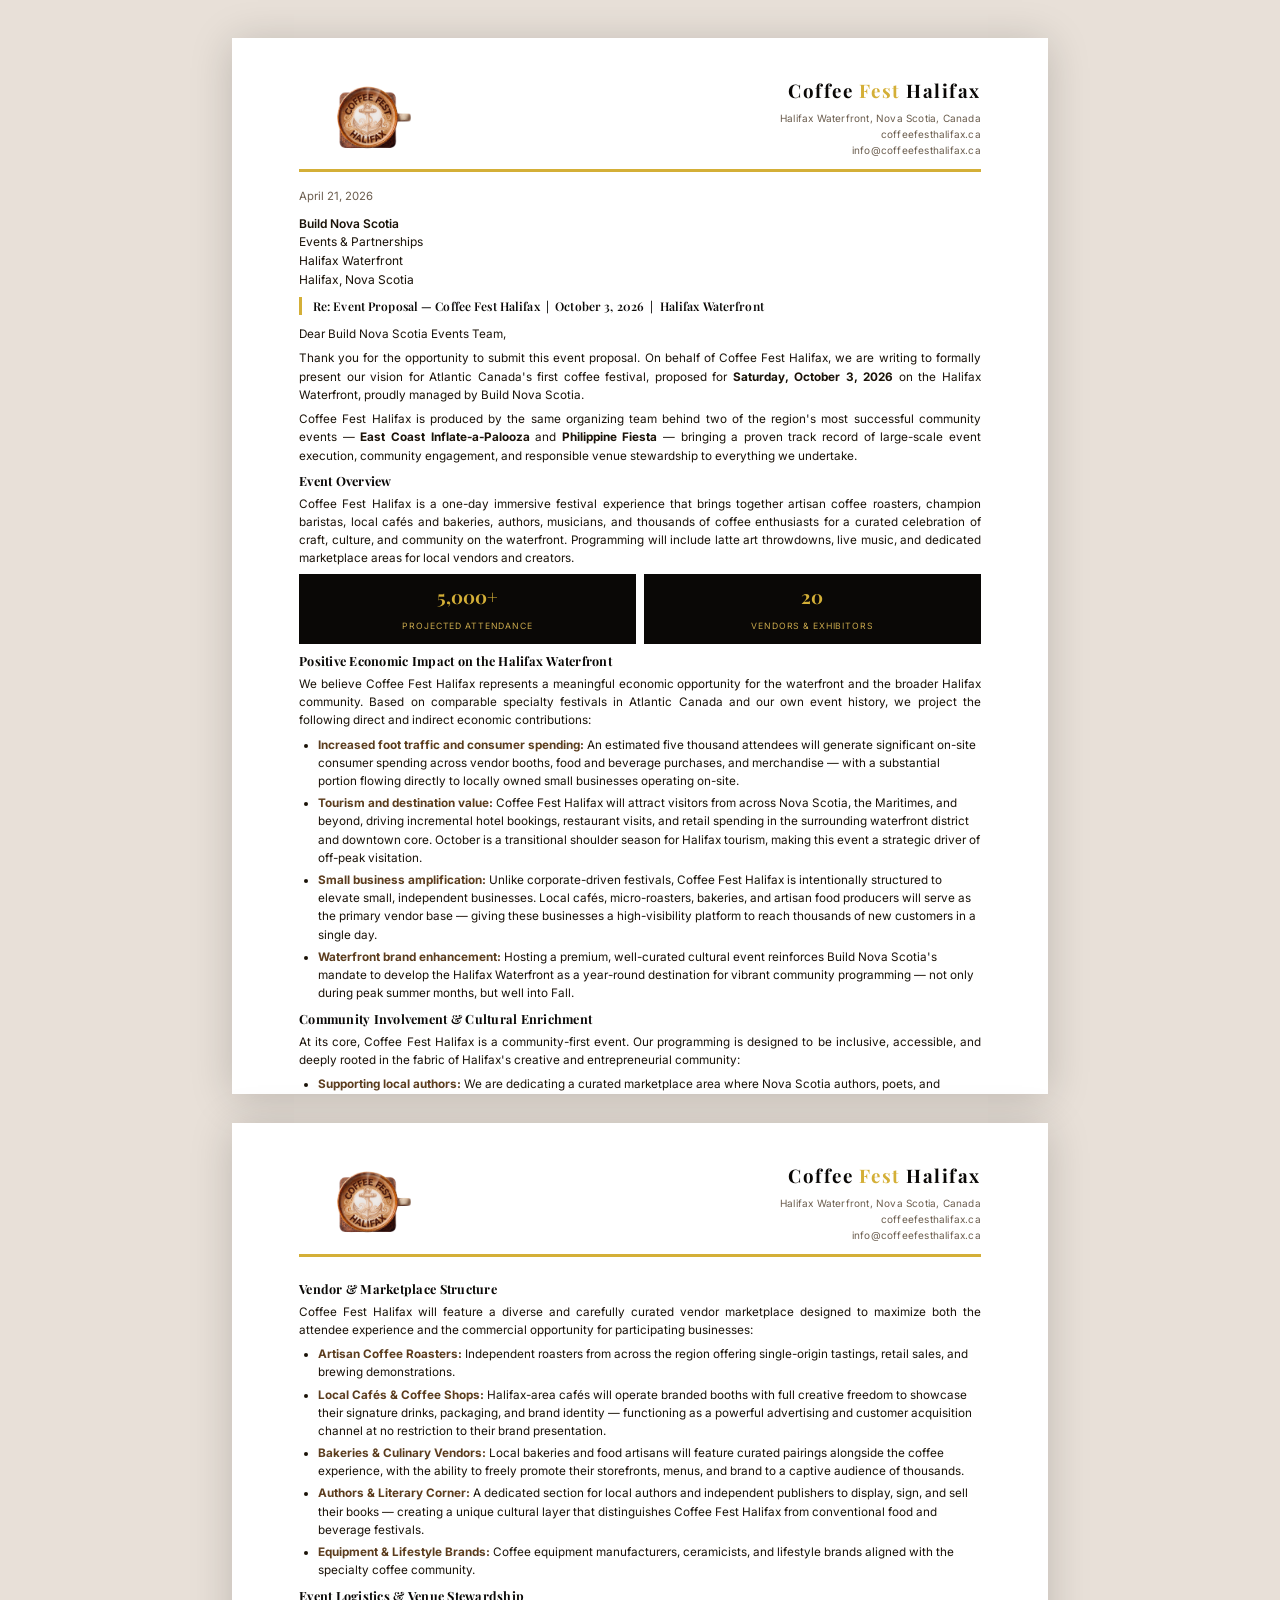
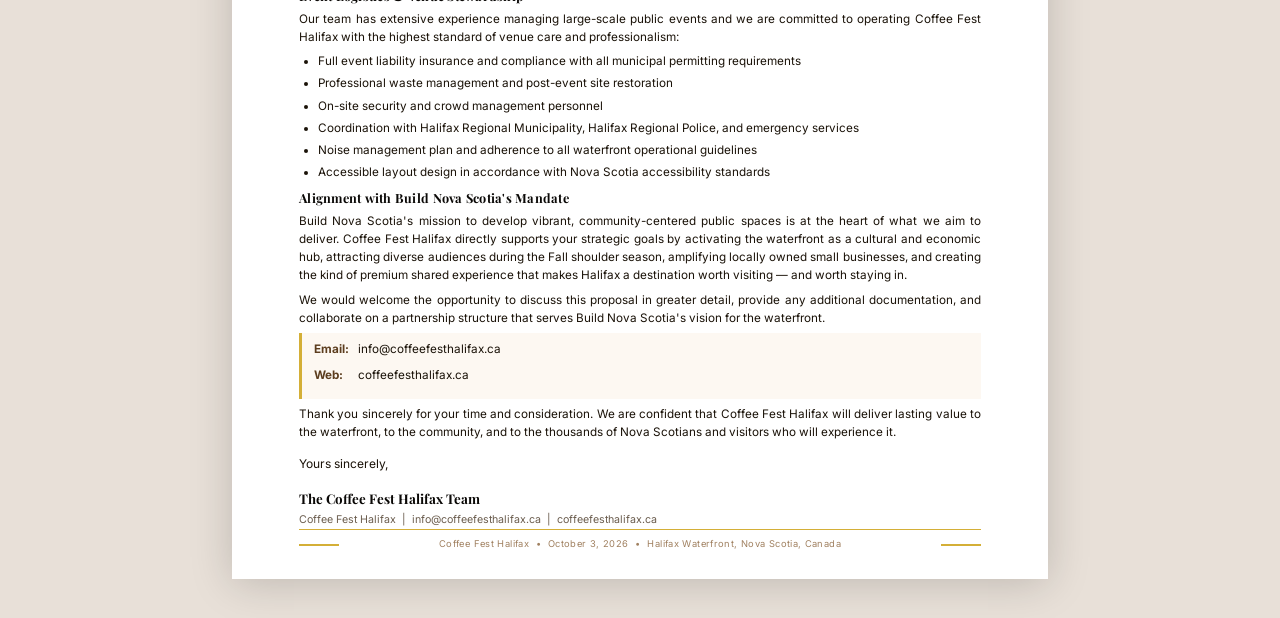
<file: event-proposal.html>
<!DOCTYPE html>
<html lang="en">
<head>
  <meta charset="UTF-8">
  <meta name="viewport" content="width=device-width, initial-scale=1.0">
  <title>Coffee Fest Halifax — Event Proposal to Build Nova Scotia</title>
  <link href="https://fonts.googleapis.com/css2?family=Playfair+Display:wght@400;600;700&family=Inter:wght@300;400;500;600&display=swap" rel="stylesheet">
  <style>
    /* ── Page Setup ── */
    @page {
      size: letter portrait;
      margin: 0;
    }

    * {
      margin: 0;
      padding: 0;
      box-sizing: border-box;
    }

    body {
      font-family: 'Inter', Arial, sans-serif;
      font-size: 9.5pt;
      line-height: 1.55;
      color: #1a1208;
      background: #fff;
      width: 8.5in;
    }

    .page {
      width: 8.5in;
      height: 11in;
      overflow: hidden;
      padding: 0.4in 0.7in 0.35in 0.7in;
      display: flex;
      flex-direction: column;
    }

    .page-2 {
      page-break-before: always;
    }

    /* ── Header / Letterhead ── */
    .letterhead {
      display: flex;
      align-items: center;
      justify-content: space-between;
      padding-bottom: 0.12in;
      border-bottom: 2.5pt solid #d4af37;
      margin-bottom: 0.04in;
    }

    .letterhead-logo {
      height: 56pt;
      width: auto;
    }

    .letterhead-info {
      text-align: right;
    }

    .letterhead-info .brand-name {
      font-family: 'Playfair Display', serif;
      font-size: 14pt;
      font-weight: 700;
      color: #0a0806;
      letter-spacing: 0.08em;
      display: block;
      margin-bottom: 3pt;
    }

    .letterhead-info .brand-name span {
      color: #d4af37;
    }

    .letterhead-info p {
      font-size: 7.5pt;
      color: #6b5d4e;
      line-height: 1.6;
      letter-spacing: 0.02em;
    }

    /* Gold rule under header */
    .gold-rule {
      width: 100%;
      height: 0.5pt;
      background: linear-gradient(90deg, #d4af37, #e09830, transparent);
      margin-bottom: 0.12in;
    }

    /* ── Date & Address ── */
    .meta-block {
      margin-bottom: 0.08in;
    }

    .meta-block .date {
      font-size: 8.5pt;
      color: #6b5d4e;
      margin-bottom: 0.1in;
    }

    .meta-block .recipient p {
      font-size: 9pt;
      line-height: 1.55;
      color: #1a1208;
    }

    .meta-block .recipient strong {
      font-weight: 600;
    }

    /* ── Subject Line ── */
    .subject-line {
      font-family: 'Playfair Display', serif;
      font-size: 9pt;
      font-weight: 600;
      color: #0a0806;
      border-left: 2.5pt solid #d4af37;
      padding-left: 8pt;
      margin-bottom: 0.1in;
      letter-spacing: 0.01em;
    }

    /* ── Body ── */
    .salutation {
      margin-bottom: 0.08in;
      font-size: 9.5pt;
    }

    .body-text p {
      margin-bottom: 0.065in;
      font-size: 8.8pt;
      color: #1a1208;
      text-align: justify;
      hyphens: auto;
    }

    /* ── Section Heading ── */
    .section-heading {
      font-family: 'Playfair Display', serif;
      font-size: 9.5pt;
      font-weight: 700;
      color: #0a0806;
      margin: 0.07in 0 0.04in 0;
      letter-spacing: 0.02em;
    }

    /* ── Highlight Box ── */
    .highlight-box {
      background: #fdf8f2;
      border-left: 2.5pt solid #d4af37;
      padding: 6pt 10pt;
      margin: 0.06in 0;
      font-size: 8.5pt;
    }

    .highlight-box p {
      line-height: 1.65;
      color: #1a1208;
      margin-bottom: 3pt;
    }

    .highlight-box p:last-child {
      margin-bottom: 0;
    }

    .highlight-box strong {
      color: #5c3d1e;
    }

    /* ── Impact Stats Grid ── */
    .impact-grid {
      display: grid;
      grid-template-columns: 1fr 1fr;
      gap: 6pt;
      margin: 0.06in 0 0.08in 0;
    }

    .impact-item {
      background: #0a0806;
      color: #d4af37;
      padding: 7pt 10pt;
      text-align: center;
    }

    .impact-item .impact-value {
      font-family: 'Playfair Display', serif;
      font-size: 14pt;
      font-weight: 700;
      display: block;
      margin-bottom: 2pt;
    }

    .impact-item .impact-label {
      font-size: 6.5pt;
      text-transform: uppercase;
      letter-spacing: 0.1em;
      color: #c9a84c;
    }

    /* ── Bullet Lists ── */
    .body-text ul {
      margin: 0.04in 0 0.065in 0.2in;
      font-size: 8.8pt;
    }

    .body-text ul li {
      margin-bottom: 3pt;
      color: #1a1208;
      line-height: 1.55;
    }

    .body-text ul li strong {
      color: #5c3d1e;
    }

    /* ── Contact Block ── */
    .contact-block {
      background: #fdf8f2;
      border-left: 2.5pt solid #d4af37;
      padding: 5pt 9pt;
      margin: 0.06in 0;
      font-size: 8.5pt;
    }

    .contact-block p {
      line-height: 1.7;
      color: #1a1208;
    }

    .contact-block strong {
      color: #5c3d1e;
    }

    /* ── Signature ── */
    .signature-block {
      margin-top: 0.08in;
      font-size: 9pt;
    }

    .signature-block .closing {
      margin-bottom: 0.16in;
    }

    .signature-block .sig-name {
      font-family: 'Playfair Display', serif;
      font-weight: 700;
      font-size: 10pt;
      color: #0a0806;
    }

    .signature-block .sig-title {
      font-size: 8pt;
      color: #6b5d4e;
      margin-top: 2pt;
    }

    /* ── Footer ── */
    .letter-footer {
      margin-top: auto;
      padding-top: 0.08in;
      border-top: 0.5pt solid #d4af37;
      display: flex;
      justify-content: space-between;
      align-items: center;
    }

    .letter-footer p {
      font-size: 7pt;
      color: #a08060;
      letter-spacing: 0.04em;
    }

    .footer-bar {
      width: 30pt;
      height: 1.5pt;
      background: #d4af37;
    }

    /* ── Print ── */
    @media print {
      body {
        width: 8.5in;
      }
      .page {
        page-break-after: always;
      }
      .page:last-child {
        page-break-after: avoid;
      }
      a { color: inherit; text-decoration: none; }
    }

    /* ── Screen preview wrapper ── */
    @media screen {
      body {
        background: #e8e0d8;
        width: 100%;
        display: flex;
        flex-direction: column;
        align-items: center;
        padding: 0.4in 0;
        gap: 0.3in;
      }
      .page {
        background: #ffffff;
        box-shadow: 0 4px 40px rgba(0,0,0,0.18);
      }
    }
  </style>
</head>
<body>

  <!-- ============================================================ -->
  <!-- PAGE 1 -->
  <!-- ============================================================ -->
  <div class="page">

    <!-- LETTERHEAD -->
    <div class="letterhead">
      <img src="adobe logo.png" alt="Coffee Fest Halifax" class="letterhead-logo">
      <div class="letterhead-info">
        <span class="brand-name">Coffee <span>Fest</span> Halifax</span>
        <p>Halifax Waterfront, Nova Scotia, Canada</p>
        <p>coffeefesthalifax.ca</p>
        <p>info@coffeefesthalifax.ca</p>
      </div>
    </div>
    <div class="gold-rule"></div>

    <!-- DATE & RECIPIENT -->
    <div class="meta-block">
      <div class="date">April 21, 2026</div>
      <div class="recipient">
        <p><strong>Build Nova Scotia</strong></p>
        <p>Events &amp; Partnerships</p>
        <p>Halifax Waterfront</p>
        <p>Halifax, Nova Scotia</p>
      </div>
    </div>

    <!-- SUBJECT -->
    <div class="subject-line">
      Re: Event Proposal &mdash; Coffee Fest Halifax &nbsp;|&nbsp; October 3, 2026 &nbsp;|&nbsp; Halifax Waterfront
    </div>

    <!-- BODY -->
    <div class="body-text">

      <p class="salutation">Dear Build Nova Scotia Events Team,</p>

      <p>
        Thank you for the opportunity to submit this event proposal. On behalf of Coffee Fest Halifax, we are writing to formally present our vision for Atlantic Canada's first coffee festival, proposed for <strong>Saturday, October 3, 2026</strong> on the Halifax Waterfront, proudly managed by Build Nova Scotia.
      </p>

      <p>
        Coffee Fest Halifax is produced by the same organizing team behind two of the region's most successful community events &mdash; <strong>East Coast Inflate-a-Palooza</strong> and <strong>Philippine Fiesta</strong> &mdash; bringing a proven track record of large-scale event execution, community engagement, and responsible venue stewardship to everything we undertake.
      </p>

      <div class="section-heading">Event Overview</div>

      <p>
        Coffee Fest Halifax is a one-day immersive festival experience that brings together artisan coffee roasters, champion baristas, local cafés and bakeries, authors, musicians, and thousands of coffee enthusiasts for a curated celebration of craft, culture, and community on the waterfront. Programming will include latte art throwdowns, live music, and dedicated marketplace areas for local vendors and creators.
      </p>

      <!-- Impact Stats -->
      <div class="impact-grid">
        <div class="impact-item">
          <span class="impact-value">5,000+</span>
          <span class="impact-label">Projected Attendance</span>
        </div>
        <div class="impact-item">
          <span class="impact-value">20</span>
          <span class="impact-label">Vendors &amp; Exhibitors</span>
        </div>
      </div>

      <div class="section-heading">Positive Economic Impact on the Halifax Waterfront</div>

      <p>
        We believe Coffee Fest Halifax represents a meaningful economic opportunity for the waterfront and the broader Halifax community. Based on comparable specialty festivals in Atlantic Canada and our own event history, we project the following direct and indirect economic contributions:
      </p>

      <ul>
        <li><strong>Increased foot traffic and consumer spending:</strong> An estimated five thousand attendees will generate significant on-site consumer spending across vendor booths, food and beverage purchases, and merchandise &mdash; with a substantial portion flowing directly to locally owned small businesses operating on-site.</li>
        <li><strong>Tourism and destination value:</strong> Coffee Fest Halifax will attract visitors from across Nova Scotia, the Maritimes, and beyond, driving incremental hotel bookings, restaurant visits, and retail spending in the surrounding waterfront district and downtown core. October is a transitional shoulder season for Halifax tourism, making this event a strategic driver of off-peak visitation.</li>
        <li><strong>Small business amplification:</strong> Unlike corporate-driven festivals, Coffee Fest Halifax is intentionally structured to elevate small, independent businesses. Local cafés, micro-roasters, bakeries, and artisan food producers will serve as the primary vendor base &mdash; giving these businesses a high-visibility platform to reach thousands of new customers in a single day.</li>
        <li><strong>Waterfront brand enhancement:</strong> Hosting a premium, well-curated cultural event reinforces Build Nova Scotia's mandate to develop the Halifax Waterfront as a year-round destination for vibrant community programming &mdash; not only during peak summer months, but well into Fall.</li>
      </ul>

      <div class="section-heading">Community Involvement &amp; Cultural Enrichment</div>

      <p>
        At its core, Coffee Fest Halifax is a community-first event. Our programming is designed to be inclusive, accessible, and deeply rooted in the fabric of Halifax's creative and entrepreneurial community:
      </p>

      <ul>
        <li><strong>Supporting local authors:</strong> We are dedicating a curated marketplace area where Nova Scotia authors, poets, and independent publishers can showcase and sell their work directly to festival attendees. Coffee and literature share a timeless relationship, and we believe the waterfront is the perfect stage to champion local voices and storytelling.</li>
        <li><strong>Empowering local cafés and bakeries:</strong> Local coffee shops, bakeries, and food artisans will be featured as primary vendors with the freedom to advertise their brand, promote their locations, and build lasting customer relationships. This is not a white-label event &mdash; every vendor retains full brand visibility and ownership of their customer experience.</li>

        <li><strong>Cultural programming:</strong> Live performances by Atlantic Canadian musicians, artisan demonstrations, and interactive experiences will ensure the festival is as much about community connection and cultural celebration as it is about coffee.</li>

      </ul>

    </div>

    <!-- FOOTER -->
    <div class="letter-footer">
      <div class="footer-bar"></div>
      <p>Coffee Fest Halifax &nbsp;&bull;&nbsp; Event Proposal &nbsp;&bull;&nbsp; Page 1 of 2</p>
      <div class="footer-bar"></div>
    </div>

  </div>

  <!-- ============================================================ -->
  <!-- PAGE 2 -->
  <!-- ============================================================ -->
  <div class="page page-2">

    <!-- LETTERHEAD (repeated for print) -->
    <div class="letterhead">
      <img src="adobe logo.png" alt="Coffee Fest Halifax" class="letterhead-logo">
      <div class="letterhead-info">
        <span class="brand-name">Coffee <span>Fest</span> Halifax</span>
        <p>Halifax Waterfront, Nova Scotia, Canada</p>
        <p>coffeefesthalifax.ca</p>
        <p>info@coffeefesthalifax.ca</p>
      </div>
    </div>
    <div class="gold-rule"></div>

    <div class="body-text">

      <div class="section-heading">Vendor &amp; Marketplace Structure</div>

      <p>
        Coffee Fest Halifax will feature a diverse and carefully curated vendor marketplace designed to maximize both the attendee experience and the commercial opportunity for participating businesses:
      </p>

      <ul>
        <li><strong>Artisan Coffee Roasters:</strong> Independent roasters from across the region offering single-origin tastings, retail sales, and brewing demonstrations.</li>
        <li><strong>Local Cafés &amp; Coffee Shops:</strong> Halifax-area cafés will operate branded booths with full creative freedom to showcase their signature drinks, packaging, and brand identity &mdash; functioning as a powerful advertising and customer acquisition channel at no restriction to their brand presentation.</li>
        <li><strong>Bakeries &amp; Culinary Vendors:</strong> Local bakeries and food artisans will feature curated pairings alongside the coffee experience, with the ability to freely promote their storefronts, menus, and brand to a captive audience of thousands.</li>
        <li><strong>Authors &amp; Literary Corner:</strong> A dedicated section for local authors and independent publishers to display, sign, and sell their books &mdash; creating a unique cultural layer that distinguishes Coffee Fest Halifax from conventional food and beverage festivals.</li>
        <li><strong>Equipment &amp; Lifestyle Brands:</strong> Coffee equipment manufacturers, ceramicists, and lifestyle brands aligned with the specialty coffee community.</li>
      </ul>

      <div class="section-heading">Event Logistics &amp; Venue Stewardship</div>

      <p>
        Our team has extensive experience managing large-scale public events and we are committed to operating Coffee Fest Halifax with the highest standard of venue care and professionalism:
      </p>

      <ul>
        <li>Full event liability insurance and compliance with all municipal permitting requirements</li>
        <li>Professional waste management and post-event site restoration</li>
        <li>On-site security and crowd management personnel</li>
        <li>Coordination with Halifax Regional Municipality, Halifax Regional Police, and emergency services</li>
        <li>Noise management plan and adherence to all waterfront operational guidelines</li>
        <li>Accessible layout design in accordance with Nova Scotia accessibility standards</li>
      </ul>

      <div class="section-heading">Alignment with Build Nova Scotia's Mandate</div>

      <p>
        Build Nova Scotia's mission to develop vibrant, community-centered public spaces is at the heart of what we aim to deliver. Coffee Fest Halifax directly supports your strategic goals by activating the waterfront as a cultural and economic hub, attracting diverse audiences during the Fall shoulder season, amplifying locally owned small businesses, and creating the kind of premium shared experience that makes Halifax a destination worth visiting &mdash; and worth staying in.
      </p>

      <p>
        We would welcome the opportunity to discuss this proposal in greater detail, provide any additional documentation, and collaborate on a partnership structure that serves Build Nova Scotia's vision for the waterfront.
      </p>

      <div class="contact-block">
        <p><strong>Email:</strong> &nbsp; info@coffeefesthalifax.ca</p>
        <p><strong>Web:</strong> &nbsp;&nbsp;&nbsp; coffeefesthalifax.ca</p>
      </div>

      <p>
        Thank you sincerely for your time and consideration. We are confident that Coffee Fest Halifax will deliver lasting value to the waterfront, to the community, and to the thousands of Nova Scotians and visitors who will experience it.
      </p>

    </div>

    <!-- SIGNATURE -->
    <div class="signature-block">
      <div class="closing">Yours sincerely,</div>
      <div class="sig-name">The Coffee Fest Halifax Team</div>
      <div class="sig-title">Coffee Fest Halifax &nbsp;|&nbsp; info@coffeefesthalifax.ca &nbsp;|&nbsp; coffeefesthalifax.ca</div>
    </div>

    <!-- FOOTER -->
    <div class="letter-footer">
      <div class="footer-bar"></div>
      <p>Coffee Fest Halifax &nbsp;&bull;&nbsp; October 3, 2026 &nbsp;&bull;&nbsp; Halifax Waterfront, Nova Scotia, Canada</p>
      <div class="footer-bar"></div>
    </div>

  </div>

</body>
</html>
</file>
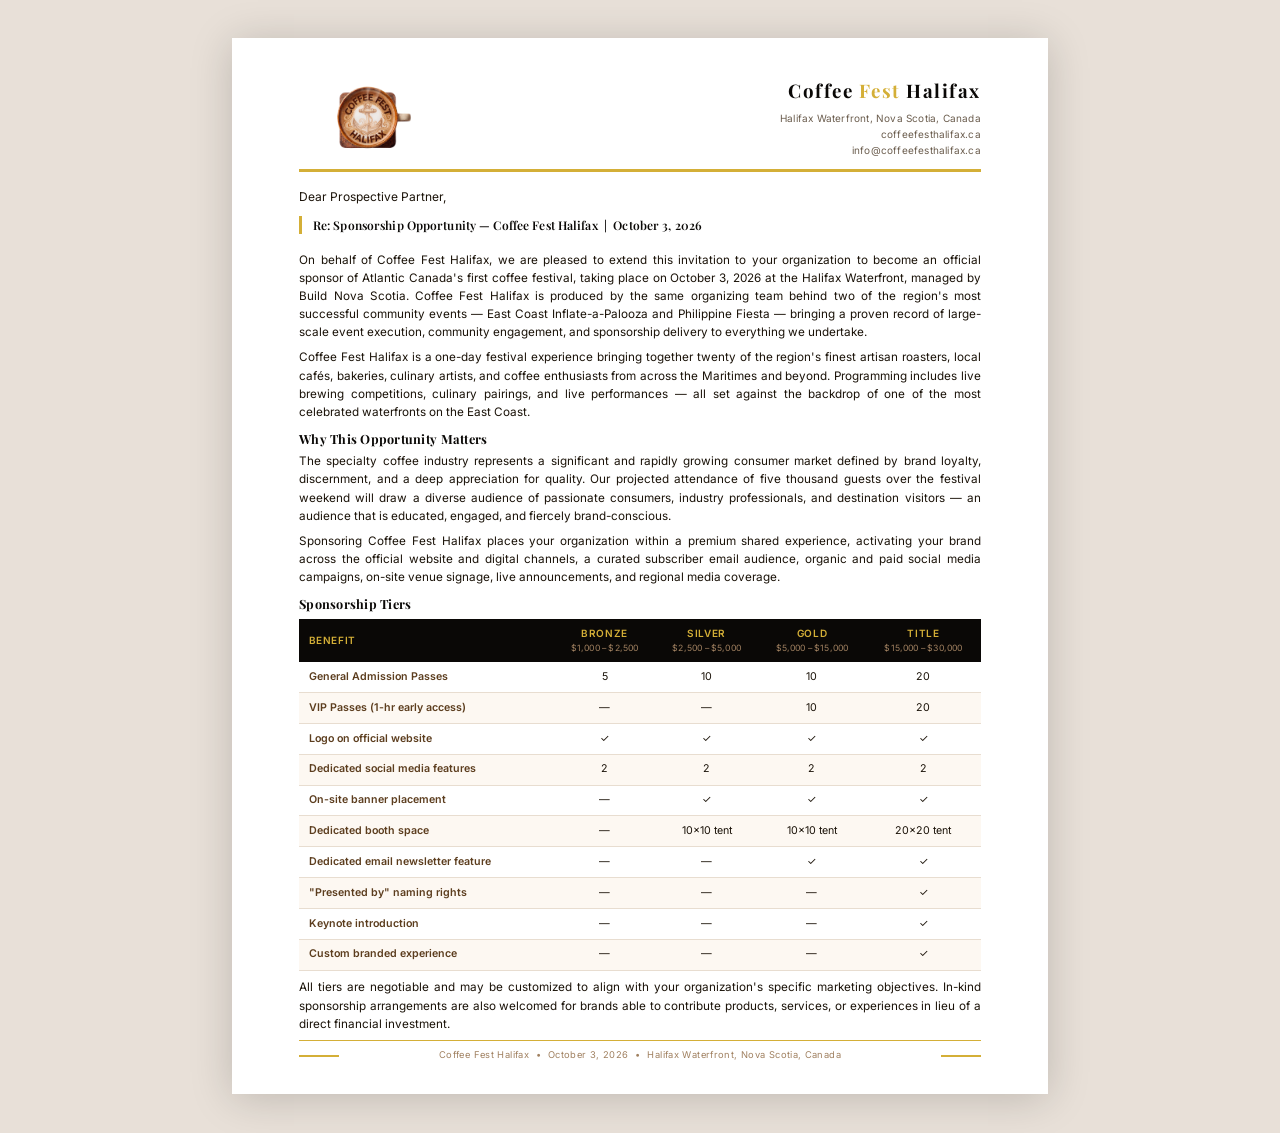
<file: sponsorship-letter.html>
<!DOCTYPE html>
<html lang="en">
<head>
  <meta charset="UTF-8">
  <meta name="viewport" content="width=device-width, initial-scale=1.0">
  <title>Coffee Fest Halifax — Sponsorship Letter</title>
  <link href="https://fonts.googleapis.com/css2?family=Playfair+Display:wght@400;600;700&family=Inter:wght@300;400;500;600&display=swap" rel="stylesheet">
  <style>
    /* ── Page Setup ── */
    @page {
      size: letter portrait;
      margin: 0;
    }

    * {
      margin: 0;
      padding: 0;
      box-sizing: border-box;
    }

    body {
      font-family: 'Inter', Arial, sans-serif;
      font-size: 9.5pt;
      line-height: 1.55;
      color: #1a1208;
      background: #fff;
      width: 8.5in;
    }

    .page {
      width: 8.5in;
      height: 11in;
      overflow: hidden;
      padding: 0.4in 0.7in 0.35in 0.7in;
      display: flex;
      flex-direction: column;
    }

    /* ── Header / Letterhead ── */
    .letterhead {
      display: flex;
      align-items: center;
      justify-content: space-between;
      padding-bottom: 0.12in;
      border-bottom: 2.5pt solid #d4af37;
      margin-bottom: 0.04in;
    }

    .letterhead-logo {
      height: 56pt;
      width: auto;
    }

    .letterhead-info {
      text-align: right;
    }

    .letterhead-info .brand-name {
      font-family: 'Playfair Display', serif;
      font-size: 14pt;
      font-weight: 700;
      color: #0a0806;
      letter-spacing: 0.08em;
      display: block;
      margin-bottom: 3pt;
    }

    .letterhead-info .brand-name span {
      color: #d4af37;
    }

    .letterhead-info p {
      font-size: 7.5pt;
      color: #6b5d4e;
      line-height: 1.6;
      letter-spacing: 0.02em;
    }

    /* Gold rule under header */
    .gold-rule {
      width: 100%;
      height: 0.5pt;
      background: linear-gradient(90deg, #d4af37, #e09830, transparent);
      margin-bottom: 0.12in;
    }

    /* ── Date & Address ── */
    .meta-block {
      margin-bottom: 0.1in;
    }

    .meta-block .date {
      font-size: 8.5pt;
      color: #6b5d4e;
      margin-bottom: 0.14in;
    }

    .meta-block .recipient p {
      font-size: 9pt;
      line-height: 1.55;
      color: #1a1208;
    }

    .meta-block .recipient strong {
      font-weight: 600;
    }

    /* ── Subject Line ── */
    .subject-line {
      font-family: 'Playfair Display', serif;
      font-size: 9pt;
      font-weight: 600;
      color: #0a0806;
      border-left: 2.5pt solid #d4af37;
      padding-left: 8pt;
      margin-bottom: 0.1in;
      letter-spacing: 0.01em;
    }

    /* ── Body ── */
    .salutation {
      margin-bottom: 0.1in;
      font-size: 9.5pt;
    }

    .body-text p {
      margin-bottom: 0.07in;
      font-size: 8.8pt;
      color: #1a1208;
      text-align: justify;
      hyphens: auto;
    }

    /* ── Section Heading ── */
    .section-heading {
      font-family: 'Playfair Display', serif;
      font-size: 9.5pt;
      font-weight: 700;
      color: #0a0806;
      margin: 0.08in 0 0.04in 0;
      letter-spacing: 0.02em;
    }

    /* ── Sponsorship Table ── */
    .sponsor-table {
      width: 100%;
      border-collapse: collapse;
      margin: 0.06in 0 0.08in 0;
      font-size: 8pt;
    }

    .sponsor-table thead tr {
      background: #0a0806;
      color: #d4af37;
    }

    .sponsor-table thead th {
      padding: 6pt 4pt;
      text-align: center;
      font-family: 'Inter', sans-serif;
      font-weight: 600;
      font-size: 7.5pt;
      letter-spacing: 0.06em;
      text-transform: uppercase;
      line-height: 1.3;
    }

    .sponsor-table thead th:first-child {
      text-align: left;
      padding-left: 7pt;
    }

    .sponsor-table thead th span {
      display: block;
      font-size: 6.5pt;
      color: #a08060;
      margin-top: 2pt;
      font-weight: 400;
      letter-spacing: 0.02em;
    }

    .sponsor-table tbody tr {
      border-bottom: 0.5pt solid #e8ddd0;
    }

    .sponsor-table tbody tr:nth-child(even) {
      background: #fdf8f2;
    }

    .sponsor-table tbody td {
      padding: 5pt 4pt;
      color: #1a1208;
      vertical-align: middle;
      text-align: center;
    }

    .sponsor-table tbody td:first-child {
      text-align: left;
      font-weight: 600;
      color: #5c3d1e;
      padding-left: 7pt;
    }

    /* ── Contact Block ── */
    .contact-block {
      background: #fdf8f2;
      border-left: 2.5pt solid #d4af37;
      padding: 5pt 9pt;
      margin: 0.07in 0;
      font-size: 8.5pt;
    }

    .contact-block p {
      line-height: 1.7;
      color: #1a1208;
    }

    .contact-block strong {
      color: #5c3d1e;
    }

    /* ── Signature ── */
    .signature-block {
      margin-top: 0.09in;
      font-size: 9pt;
    }

    .signature-block .closing {
      margin-bottom: 0.16in;
    }

    .signature-block .sig-name {
      font-family: 'Playfair Display', serif;
      font-weight: 700;
      font-size: 10pt;
      color: #0a0806;
    }

    .signature-block .sig-title {
      font-size: 8pt;
      color: #6b5d4e;
      margin-top: 2pt;
    }

    /* ── Footer ── */
    .letter-footer {
      margin-top: auto;
      padding-top: 0.08in;
      border-top: 0.5pt solid #d4af37;
      display: flex;
      justify-content: space-between;
      align-items: center;
    }

    .letter-footer p {
      font-size: 7pt;
      color: #a08060;
      letter-spacing: 0.04em;
    }

    .footer-bar {
      width: 30pt;
      height: 1.5pt;
      background: #d4af37;
    }

    /* ── Print ── */
    @media print {
      body {
        width: 8.5in;
      }
      .page {
        page-break-after: avoid;
      }
      a { color: inherit; text-decoration: none; }
    }

    /* ── Screen preview wrapper ── */
    @media screen {
      body {
        background: #e8e0d8;
        width: 100%;
        display: flex;
        justify-content: center;
        align-items: flex-start;
        padding: 0.4in 0;
      }
      .page {
        background: #ffffff;
        box-shadow: 0 4px 40px rgba(0,0,0,0.18);
      }
    }
  </style>
</head>
<body>
  <div class="page">

    <!-- LETTERHEAD -->
    <div class="letterhead">
      <img src="adobe logo.png" alt="Coffee Fest Halifax" class="letterhead-logo">
      <div class="letterhead-info">
        <span class="brand-name">Coffee <span>Fest</span> Halifax</span>
        <p>Halifax Waterfront, Nova Scotia, Canada</p>
        <p>coffeefesthalifax.ca</p>
        <p>info@coffeefesthalifax.ca</p>
      </div>
    </div>
    <div class="gold-rule"></div>

    <!-- DATE & RECIPIENT -->
    <div class="meta-block">
      <div class="recipient">
        <p>Dear Prospective Partner,</p>
      </div>
    </div>

    <!-- SUBJECT -->
    <div class="subject-line">
      Re: Sponsorship Opportunity &mdash; Coffee Fest Halifax &nbsp;|&nbsp; October 3, 2026
    </div>

    <!-- BODY -->
    <div class="body-text">

      <p style="margin-top: 0.07in;">
        On behalf of Coffee Fest Halifax, we are pleased to extend this invitation to your organization to become an official sponsor of Atlantic Canada's first coffee festival, taking place on October 3, 2026 at the Halifax Waterfront, managed by Build Nova Scotia. Coffee Fest Halifax is produced by the same organizing team behind two of the region's most successful community events &mdash; East Coast Inflate-a-Palooza and Philippine Fiesta &mdash; bringing a proven record of large-scale event execution, community engagement, and sponsorship delivery to everything we undertake.
      </p>

      <p>
        Coffee Fest Halifax is a one-day festival experience bringing together twenty of the region's finest artisan roasters, local cafés, bakeries, culinary artists, and coffee enthusiasts from across the Maritimes and beyond. Programming includes live brewing competitions, culinary pairings, and live performances &mdash; all set against the backdrop of one of the most celebrated waterfronts on the East Coast.
      </p>

      <div class="section-heading">Why This Opportunity Matters</div>

      <p>
        The specialty coffee industry represents a significant and rapidly growing consumer market defined by brand loyalty, discernment, and a deep appreciation for quality. Our projected attendance of five thousand guests over the festival weekend will draw a diverse audience of passionate consumers, industry professionals, and destination visitors &mdash; an audience that is educated, engaged, and fiercely brand-conscious.
      </p>

      <p>
        Sponsoring Coffee Fest Halifax places your organization within a premium shared experience, activating your brand across the official website and digital channels, a curated subscriber email audience, organic and paid social media campaigns, on-site venue signage, live announcements, and regional media coverage.
      </p>

      <div class="section-heading">Sponsorship Tiers</div>

      <table class="sponsor-table">
        <thead>
          <tr>
            <th>Benefit</th>
            <th>Bronze<br><span>$1,000 &ndash; $2,500</span></th>
            <th>Silver<br><span>$2,500 &ndash; $5,000</span></th>
            <th>Gold<br><span>$5,000 &ndash; $15,000</span></th>
            <th>Title<br><span>$15,000 &ndash; $30,000</span></th>
          </tr>
        </thead>
        <tbody>
          <tr>
            <td>General Admission Passes</td>
            <td>5</td>
            <td>10</td>
            <td>10</td>
            <td>20</td>
          </tr>
          <tr>
            <td>VIP Passes (1-hr early access)</td>
            <td>&mdash;</td>
            <td>&mdash;</td>
            <td>10</td>
            <td>20</td>
          </tr>
          <tr>
            <td>Logo on official website</td>
            <td>&#10003;</td>
            <td>&#10003;</td>
            <td>&#10003;</td>
            <td>&#10003;</td>
          </tr>
          <tr>
            <td>Dedicated social media features</td>
            <td>2</td>
            <td>2</td>
            <td>2</td>
            <td>2</td>
          </tr>
          <tr>
            <td>On-site banner placement</td>
            <td>&mdash;</td>
            <td>&#10003;</td>
            <td>&#10003;</td>
            <td>&#10003;</td>
          </tr>
          <tr>
            <td>Dedicated booth space</td>
            <td>&mdash;</td>
            <td>10x10 tent</td>
            <td>10x10 tent</td>
            <td>20x20 tent</td>
          </tr>
          <tr>
            <td>Dedicated email newsletter feature</td>
            <td>&mdash;</td>
            <td>&mdash;</td>
            <td>&#10003;</td>
            <td>&#10003;</td>
          </tr>
          <tr>
            <td>"Presented by" naming rights</td>
            <td>&mdash;</td>
            <td>&mdash;</td>
            <td>&mdash;</td>
            <td>&#10003;</td>
          </tr>
          <tr>
            <td>Keynote introduction</td>
            <td>&mdash;</td>
            <td>&mdash;</td>
            <td>&mdash;</td>
            <td>&#10003;</td>
          </tr>
          <tr>
            <td>Custom branded experience</td>
            <td>&mdash;</td>
            <td>&mdash;</td>
            <td>&mdash;</td>
            <td>&#10003;</td>
          </tr>
        </tbody>
      </table>

      <p>
        All tiers are negotiable and may be customized to align with your organization's specific marketing objectives. In-kind sponsorship arrangements are also welcomed for brands able to contribute products, services, or experiences in lieu of a direct financial investment.
      </p>

    </div>

    <!-- FOOTER -->
    <div class="letter-footer">
      <div class="footer-bar"></div>
      <p>Coffee Fest Halifax &nbsp;&bull;&nbsp; October 3, 2026 &nbsp;&bull;&nbsp; Halifax Waterfront, Nova Scotia, Canada</p>
      <div class="footer-bar"></div>
    </div>

  </div>
</body>
</html>
</file>
<file: style.css>
/* ============================================
   COFFEE FEST HALIFAX — PREMIUM DESIGN SYSTEM
   ============================================ */

/* ---------- Google Fonts ---------- */
@import url('https://fonts.googleapis.com/css2?family=Playfair+Display:ital,wght@0,400;0,500;0,600;0,700;0,800;0,900;1,400;1,700&family=Inter:wght@300;400;500;600;700&family=Outfit:wght@300;400;500;600;700;800&display=swap');

/* ---------- Custom Properties ---------- */
:root {
  /* ── Official Brand Palette ── */
  --navy:             #192E41;
  --cream:            #f1e0c5;

  /* Mapped tokens */
  --bg-primary:       var(--cream);
  --bg-secondary:     var(--navy);
  --bg-card:          var(--cream);
  --bg-glass:         rgba(241,224,197,0.92);

  --text-primary:     var(--navy);
  --text-secondary:   var(--navy);
  --text-muted:       var(--navy);

  --accent-gold:      var(--navy);
  --accent-amber:     var(--navy);
  --accent-copper:    var(--navy);
  --accent-cream:     var(--cream);
  --accent-espresso:  var(--navy);

  /* Gradients */
  --gradient-gold:    linear-gradient(135deg, var(--navy) 0%, var(--navy) 100%);
  --gradient-navy:    linear-gradient(180deg, var(--navy) 0%, var(--navy) 100%);
  --gradient-hero:    linear-gradient(180deg, rgba(25,46,65,0.4) 0%, rgba(25,46,65,0.7) 40%, rgba(25,46,65,0.95) 100%);
  --gradient-top:     linear-gradient(180deg, rgba(25,46,65,0.85) 0%, rgba(25,46,65,0) 100%);

  /* Spacing */
  --section-padding:  clamp(4rem, 10vw, 8rem);
  --container-max:    1200px;

  /* Transitions */
  --ease-out-expo:    cubic-bezier(0.16, 1, 0.3, 1);
  --ease-out-quart:   cubic-bezier(0.25, 1, 0.5, 1);

  /* Blur */
  --blur-glass:       20px;
  --blur-heavy:       40px;
}

/* ---------- Reset & Base ---------- */
*,
*::before,
*::after {
  margin: 0;
  padding: 0;
  box-sizing: border-box;
}

html {
  scroll-behavior: smooth;
  font-size: 16px;
  overflow-x: hidden;
}

body {
  font-family: 'Inter', -apple-system, BlinkMacSystemFont, sans-serif;
  background: var(--bg-primary);
  color: inherit;
  line-height: 1.7;
  overflow-x: hidden;
  -webkit-font-smoothing: antialiased;
  -moz-osx-font-smoothing: grayscale;
}

/* Brand scrollbar */
::-webkit-scrollbar        { width: 8px; }
::-webkit-scrollbar-track  { background: var(--cream-soft); }
::-webkit-scrollbar-thumb  { background: var(--navy); border-radius: 4px; }
::-webkit-scrollbar-thumb:hover { background: var(--gold); }

::selection {
  background: inherit;
  color: var(--bg-primary);
}

img {
  max-width: 100%;
  display: block;
}

a {
  color: inherit;
  text-decoration: none;
  transition: all 0.3s var(--ease-out-quart);
}

a:hover {
  color: var(--accent-cream);
}

/* ---------- Custom Scrollbar ---------- */
::-webkit-scrollbar {
  width: 8px;
}
::-webkit-scrollbar-track {
  background: var(--bg-primary);
}
::-webkit-scrollbar-thumb {
  background: var(--accent-espresso);
  border-radius: 4px;
}
::-webkit-scrollbar-thumb:hover {
  background: var(--accent-copper);
}

/* ---------- Utility Classes ---------- */
.container {
  width: 90%;
  max-width: var(--container-max);
  margin: 0 auto;
}

.section-label {
  font-family: 'Outfit', sans-serif;
  font-size: 0.75rem;
  font-weight: 600;
  letter-spacing: 0.35em;
  text-transform: uppercase;
  color: inherit;
  margin-bottom: 1rem;
  display: inline-flex;
  align-items: center;
  gap: 0.75rem;
}

.section-label::before {
  content: '';
  display: inline-block;
  width: 32px;
  height: 2px;
  background: var(--gradient-gold);
}

.section-title {
  font-family: 'Playfair Display', serif;
  font-size: clamp(2rem, 4vw, 3.5rem);
  font-weight: 700;
  line-height: 1.15;
  color: inherit;
  margin-bottom: 1.5rem;
}

.section-title em {
  font-style: italic;
  color: inherit;
}

/* ---------- Loading Screen ---------- */
#loader {
  position: fixed;
  inset: 0;
  z-index: 10000;
  background: #ffffff;
  display: flex;
  align-items: center;
  justify-content: center;
  flex-direction: column;
  gap: 2rem;
  transition: opacity 0.8s var(--ease-out-expo), visibility 0.8s;
}

#loader.hidden {
  opacity: 0;
  visibility: hidden;
  pointer-events: none;
}

.loader-bean {
  width: 48px;
  height: 48px;
  position: relative;
}

.loader-bean::before,
.loader-bean::after {
  content: '';
  font-size: 2.5rem;
  position: absolute;
  animation: loaderPulse 1.4s ease-in-out infinite;
}

.loader-bean::after {
  animation-delay: 0.7s;
}

@keyframes loaderPulse {
  0%, 100% { opacity: 0.3; transform: scale(0.9); }
  50%      { opacity: 1;   transform: scale(1.1); }
}

.loader-text {
  font-family: 'Outfit', sans-serif;
  font-size: 0.8rem;
  letter-spacing: 0.4em;
  text-transform: uppercase;
  color: inherit;
  animation: loaderFade 1.4s ease-in-out infinite;
}

@keyframes loaderFade {
  0%, 100% { opacity: 0.4; }
  50%      { opacity: 1; }
}

/* ---------- Navigation ---------- */
.navbar {
  position: fixed;
  top: 0;
  left: 0;
  right: 0;
  z-index: 1000;
  padding: 1.5rem 0;
  transition: all 0.5s var(--ease-out-expo);
}

.navbar {
  position: fixed;
  top: 0;
  left: 0;
  right: 0;
  z-index: 1000;
  padding: 0.9rem 0;
  background: var(--navy);
  border-bottom: 1px solid rgba(200,164,78,0.2);
  transition: all 0.5s var(--ease-out-expo);
}

.navbar.scrolled {
  padding: 0.6rem 0;
  background: var(--navy);
  box-shadow: 0 4px 30px rgba(25,46,65,0.35);
  border-bottom: 1px solid rgba(200,164,78,0.3);
}

.navbar .container {
  display: flex;
  align-items: center;
  justify-content: space-between;
}

.nav-logo {
  display: flex;
  align-items: center;
  gap: 0.75rem;
}

.nav-logo-icon {
  font-size: 1.8rem;
}

.nav-logo-img {
  height: 64px;
  width: auto;
  object-fit: contain;
  transition: height 0.5s var(--ease-out-expo);
}

.navbar.scrolled .nav-logo-img {
  height: 48px;
}

.nav-logo-text {
  font-family: 'Playfair Display', serif;
  font-size: 1.3rem;
  font-weight: 700;
  color: inherit;
  letter-spacing: 0.02em;
}

.nav-logo-text span {
  color: inherit;
}

.nav-links {
  display: flex;
  list-style: none;
  gap: 2.5rem;
  align-items: center;
}

.nav-links a {
  font-family: 'Outfit', sans-serif;
  font-size: 0.85rem;
  font-weight: 500;
  letter-spacing: 0.08em;
  text-transform: uppercase;
  color: var(--cream);
  position: relative;
  opacity: 0.85;
  transition: all 0.3s var(--ease-out-quart);
}

.nav-links a::after {
  content: '';
  position: absolute;
  bottom: -4px;
  left: 0;
  width: 0;
  height: 1px;
  background: inherit;
  transition: width 0.4s var(--ease-out-expo);
}

.nav-links a:hover {
  color: var(--gold);
  opacity: 1;
}

.nav-links a:hover::after {
  width: 100%;
}

.nav-cta {
  padding: 0.5rem 1.4rem !important;
  border: 1px solid var(--gold) !important;
  border-radius: 2px;
  color: var(--gold) !important;
  letter-spacing: 0.12em !important;
  opacity: 1 !important;
  transition: all 0.4s var(--ease-out-expo) !important;
}

.nav-cta:hover {
  background: var(--gold) !important;
  color: var(--navy) !important;
}

.nav-cta::after {
  display: none !important;
}

/* Mobile menu toggle */
.nav-toggle {
  display: none;
  background: none;
  border: none;
  cursor: pointer;
  padding: 0.5rem;
  z-index: 1001;
}

.nav-toggle span {
  display: block;
  width: 24px;
  height: 2px;
  background: var(--cream);
  margin: 5px 0;
  transition: all 0.3s var(--ease-out-expo);
}

/* =============================================
   HERO SECTION
   ============================================= */
.hero {
  position: relative;
  min-height: 100vh;
  display: flex;
  align-items: center;
  justify-content: center;
  overflow: hidden;
}

.hero-bg {
  position: absolute;
  inset: 0;
  z-index: 1;
}

.hero-bg img {
  width: 100%;
  height: 100%;
  object-fit: cover;
  filter: brightness(0.4) saturate(0.8);
  transform: scale(1.05);
  animation: heroZoom 20s ease-in-out infinite alternate;
}

@keyframes heroZoom {
  0%   { transform: scale(1.05); }
  100% { transform: scale(1.12); }
}

.hero-overlay {
  position: absolute;
  inset: 0;
  z-index: 2;
  background: var(--gradient-hero);
}

.hero-top-fade {
  position: absolute;
  top: 0;
  left: 0;
  right: 0;
  height: 200px;
  z-index: 3;
  background: var(--gradient-top);
}

/* Particle steam effect */
.hero-particles {
  position: absolute;
  inset: 0;
  z-index: 3;
  overflow: hidden;
  pointer-events: none;
}

.particle {
  position: absolute;
  bottom: -20px;
  width: 4px;
  height: 4px;
  background: rgba(200, 164, 78, 0.15);
  border-radius: 50%;
  animation: particleRise linear infinite;
}

@keyframes particleRise {
  0%   { transform: translateY(0) scale(1); opacity: 0; }
  10%  { opacity: 1; }
  90%  { opacity: 0.3; }
  100% { transform: translateY(-100vh) scale(0.3); opacity: 0; }
}

.hero-content {
  position: relative;
  z-index: 5;
  text-align: center;
  max-width: 900px;
  padding: 0 2rem;
}

.hero-dateline {
  font-family: 'Outfit', sans-serif;
  font-size: 0.8rem;
  font-weight: 600;
  letter-spacing: 0.5em;
  text-transform: uppercase;
  color: var(--cream);
  margin-bottom: 2rem;
  opacity: 0;
  animation: fadeUp 1s var(--ease-out-expo) 0.5s forwards;
}

.hero-logo-wrap {
  opacity: 0;
  animation: heroLogoIn 1.2s var(--ease-out-expo) 0.7s forwards;
  margin-bottom: 2.5rem;
  position: relative;
  display: inline-block;
  overflow: visible;
}

.steam-canvas {
  position: absolute;
  pointer-events: none;
  z-index: 10;
  mix-blend-mode: screen;
}

.hero-logo-img {
  width: clamp(280px, 45vw, 580px);
  height: auto;
  filter: drop-shadow(0 0 60px rgba(25, 46, 65, 0.25))
          drop-shadow(0 20px 40px rgba(0, 0, 0, 0.6));
  transition: filter 0.4s ease;
}

.hero-logo-img:hover {
  filter: drop-shadow(0 0 80px rgba(25, 46, 65, 0.25))
          drop-shadow(0 20px 40px rgba(0, 0, 0, 0.6));
}

@keyframes heroLogoIn {
  from { opacity: 0; transform: scale(0.88) translateY(20px); }
  to   { opacity: 1; transform: scale(1) translateY(0); }
}

.hero-logo {
  display: block;
  max-width: 95%;
  width: 800px;
  height: auto;
  margin: 4rem auto 2rem;
  opacity: 0;
  animation: fadeUp 1s var(--ease-out-expo) 0.7s forwards;
  filter: drop-shadow(0 4px 40px rgba(25, 46, 65, 0.45));
}

.hero-location {
  font-family: 'Outfit', sans-serif;
  font-size: clamp(0.9rem, 1.5vw, 1.1rem);
  font-weight: 400;
  letter-spacing: 0.2em;
  text-transform: uppercase;
  color: var(--cream);
  margin-bottom: 3rem;
  opacity: 0;
  animation: fadeUp 1s var(--ease-out-expo) 0.9s forwards;
}

.hero-location span {
  color: var(--cream);
}

/* Coming Soon Badge */
.coming-soon-badge {
  display: inline-flex;
  align-items: center;
  gap: 1rem;
  padding: 1rem 2.5rem;
  border: 1px solid rgba(25, 46, 65, 0.25);
  border-radius: 50px;
  background: rgba(25, 46, 65, 0.25);
  backdrop-filter: blur(10px);
  -webkit-backdrop-filter: blur(10px);
  margin-bottom: 3rem;
  opacity: 0;
  animation: fadeUp 1s var(--ease-out-expo) 1.1s forwards;
}

.coming-soon-badge .pulse {
  width: 8px;
  height: 8px;
  background: inherit;
  border-radius: 50%;
  animation: pulse 2s ease-in-out infinite;
}

@keyframes pulse {
  0%, 100% { box-shadow: 0 0 0 0 rgba(25, 46, 65, 0.25); }
  50%      { box-shadow: 0 0 0 14px rgba(25, 46, 65, 0.25); }
}

.coming-soon-badge span {
  font-family: 'Outfit', sans-serif;
  font-size: 0.85rem;
  font-weight: 600;
  letter-spacing: 0.35em;
  text-transform: uppercase;
  color: var(--cream);
}

/* Countdown */
.countdown {
  display: flex;
  justify-content: center;
  gap: clamp(1rem, 3vw, 2.5rem);
  margin-bottom: 3rem;
  opacity: 0;
  animation: fadeUp 1s var(--ease-out-expo) 1.3s forwards;
}

.countdown-item {
  text-align: center;
}

.countdown-value {
  font-family: 'Playfair Display', serif;
  font-size: clamp(2.5rem, 5vw, 4rem);
  font-weight: 700;
  color: var(--cream);
  line-height: 1;
  display: block;
  min-width: 80px;
}

.countdown-label {
  font-family: 'Outfit', sans-serif;
  font-size: 0.65rem;
  font-weight: 600;
  letter-spacing: 0.3em;
  text-transform: uppercase;
  color: var(--cream);
  margin-top: 0.5rem;
  display: block;
}

.countdown-separator {
  font-family: 'Playfair Display', serif;
  font-size: clamp(2rem, 4vw, 3rem);
  color: var(--cream);
  opacity: 0.5;
  align-self: flex-start;
  margin-top: 0.25rem;
  animation: separatorPulse 1s ease-in-out infinite;
}

@keyframes separatorPulse {
  0%, 100% { opacity: 0.5; }
  50%      { opacity: 0.15; }
}

/* Hero CTA */
.hero-cta {
  opacity: 0;
  animation: fadeUp 1s var(--ease-out-expo) 1.5s forwards;
}

/* Scroll indicator */
.scroll-indicator {
  position: absolute;
  bottom: 2.5rem;
  left: 50%;
  transform: translateX(-50%);
  z-index: 5;
  text-align: center;
  opacity: 0;
  animation: fadeUp 1s var(--ease-out-expo) 2s forwards;
}

.scroll-indicator span {
  font-family: 'Outfit', sans-serif;
  font-size: 0.65rem;
  font-weight: 500;
  letter-spacing: 0.3em;
  text-transform: uppercase;
  color: var(--cream);
  display: block;
  margin-bottom: 0.75rem;
}

.scroll-line {
  width: 1px;
  height: 40px;
  background: linear-gradient(to bottom, #ffffff, transparent);
  margin: 0 auto;
  animation: scrollPulse 2s ease-in-out infinite;
}

@keyframes scrollPulse {
  0%, 100% { height: 40px; opacity: 1; }
  50%      { height: 20px; opacity: 0.3; }
}

@keyframes fadeUp {
  from { opacity: 0; transform: translateY(30px); }
  to   { opacity: 1; transform: translateY(0); }
}

/* =============================================
   BUTTONS
   ============================================= */
.btn {
  display: inline-flex;
  align-items: center;
  gap: 0.75rem;
  font-family: 'Outfit', sans-serif;
  font-size: 0.85rem;
  font-weight: 600;
  letter-spacing: 0.15em;
  text-transform: uppercase;
  padding: 1rem 2.5rem;
  border: none;
  border-radius: 2px;
  cursor: pointer;
  transition: all 0.4s var(--ease-out-expo);
  position: relative;
  overflow: hidden;
}

.btn-gold {
  background: var(--gradient-gold);
  color: var(--bg-primary);
}

.btn-gold:hover {
  transform: translateY(-2px);
  box-shadow: 0 8px 35px rgba(25, 46, 65, 0.25);
  color: var(--bg-primary);
}

.btn-outline {
  background: transparent;
  color: inherit;
  border: 1px solid rgba(200, 164, 78, 0.4);
}

.btn-outline:hover {
  background: rgba(200, 164, 78, 0.1);
  border-color: inherit;
  transform: translateY(-2px);
  color: inherit;
}

.btn-large {
  padding: 1.2rem 3rem;
  font-size: 0.9rem;
}

/* =============================================
   ABOUT SECTION
   ============================================= */
.about {
  padding: var(--section-padding) 0;
  position: relative;
}

.about-grid {
  display: grid;
  grid-template-columns: 1fr 1fr;
  gap: 4rem;
  align-items: center;
}

.about-image-wrapper {
  position: relative;
}

.about-image {
  border-radius: 4px;
  overflow: hidden;
  position: relative;
}

.about-image img {
  width: 100%;
  aspect-ratio: 4/5;
  object-fit: cover;
  transition: transform 0.8s var(--ease-out-expo);
}

.about-image:hover img {
  transform: scale(1.03);
}

.about-image-accent {
  position: absolute;
  top: -20px;
  left: -20px;
  right: 20px;
  bottom: 20px;
  border: 1px solid rgba(25, 46, 65, 0.25);
  border-radius: 4px;
  z-index: -1;
}

.about-stats {
  position: absolute;
  bottom: -30px;
  right: -30px;
  display: grid;
  grid-template-columns: 1fr 1fr;
  gap: 1px;
  background: rgba(25, 46, 65, 0.25);
  border-radius: 4px;
  overflow: hidden;
  z-index: 2;
}

.about-stat {
  background: var(--bg-secondary);
  padding: 1.5rem 2rem;
  text-align: center;
  backdrop-filter: blur(var(--blur-glass));
  -webkit-backdrop-filter: blur(var(--blur-glass));
}

.about-stat-value {
  font-family: 'Playfair Display', serif;
  font-size: 2rem;
  font-weight: 700;
  color: inherit;
  line-height: 1;
}

.about-stat-label {
  font-family: 'Outfit', sans-serif;
  font-size: 0.65rem;
  font-weight: 600;
  letter-spacing: 0.2em;
  text-transform: uppercase;
  color: inherit;
  margin-top: 0.4rem;
}

.about-text p {
  color: inherit;
  font-size: 1.05rem;
  margin-bottom: 1.5rem;
}

.about-text p:first-of-type {
  font-size: 1.15rem;
  color: inherit;
}

.about-features {
  display: grid;
  grid-template-columns: 1fr 1fr;
  gap: 1rem;
  margin-top: 2rem;
}

.about-feature {
  display: flex;
  align-items: center;
  gap: 0.75rem;
  padding: 0.75rem 1rem;
  background: rgba(25, 46, 65, 0.25);
  border: 1px solid rgba(25, 46, 65, 0.25);
  border-radius: 4px;
  transition: all 0.3s var(--ease-out-quart);
}

.about-feature:hover {
  background: rgba(25, 46, 65, 0.25);
  border-color: rgba(25, 46, 65, 0.25);
  transform: translateX(4px);
}

.about-feature-icon {
  font-size: 1.3rem;
}

.about-feature-text {
  font-family: 'Outfit', sans-serif;
  font-size: 0.85rem;
  font-weight: 500;
  color: inherit;
}

/* =============================================
   DIVIDER
   ============================================= */
.section-divider {
  display: flex;
  align-items: center;
  justify-content: center;
  gap: 1.5rem;
  padding: 2rem 0;
}

.section-divider .line {
  width: 60px;
  height: 1px;
  background: linear-gradient(90deg, transparent, rgba(25, 46, 65, 0.25), transparent);
}

.section-divider .icon {
  color: inherit;
  font-size: 1.2rem;
  opacity: 0.5;
}

/* =============================================
   EXPERIENCE SECTION (What to Expect)
   ============================================= */
.experience {
  padding: var(--section-padding) 0;
  position: relative;
  overflow: hidden;
  background: var(--navy);
  color: var(--cream);
}

.experience-header {
  text-align: center;
  max-width: 700px;
  margin: 0 auto 4rem;
}

.experience-header p {
  color: inherit;
  font-size: 1.1rem;
}

.experience-grid {
  display: grid;
  grid-template-columns: repeat(3, 1fr);
  gap: 2rem;
}

.experience-card {
  position: relative;
  padding: 2.5rem 2rem;
  background: var(--bg-card);
  color: var(--navy);
  border: 1px solid rgba(25, 46, 65, 0.15);
  border-radius: 4px;
  transition: all 0.5s var(--ease-out-expo);
  overflow: hidden;
}

.experience-card::before {
  content: '';
  position: absolute;
  top: 0;
  left: 0;
  right: 0;
  height: 2px;
  background: var(--gradient-gold);
  transform: scaleX(0);
  transform-origin: left;
  transition: transform 0.5s var(--ease-out-expo);
}

.experience-card:hover {
  transform: translateY(-8px);
  border-color: rgba(25, 46, 65, 0.3);
  box-shadow: 0 20px 60px rgba(0, 0, 0, 0.08), 0 0 30px rgba(25, 46, 65, 0.06);
}

.experience-card:hover::before {
  transform: scaleX(1);
}

.experience-card-number {
  font-family: 'Playfair Display', serif;
  font-size: 3.5rem;
  font-weight: 700;
  color: rgba(25, 46, 65, 0.15);
  line-height: 1;
  margin-bottom: 1.5rem;
}

.experience-card-icon {
  font-size: 2rem;
  margin-bottom: 1.5rem;
  display: block;
}

.experience-card h3 {
  font-family: 'Playfair Display', serif;
  font-size: 1.5rem;
  font-weight: 600;
  margin-bottom: 1rem;
  color: inherit;
}

.experience-card p {
  color: inherit;
  font-size: 0.95rem;
  line-height: 1.7;
}

/* =============================================
   GALLERY / IMAGE SHOWCASE
   ============================================= */
.showcase {
  padding: var(--section-padding) 0;
  position: relative;
}

.showcase-header {
  text-align: center;
  max-width: 700px;
  margin: 0 auto 4rem;
}

.showcase-header p {
  color: inherit;
  font-size: 1.1rem;
}

.showcase-mosaic {
  display: grid;
  grid-template-columns: repeat(12, 1fr);
  grid-template-rows: 300px 300px;
  gap: 1.5rem;
}

.showcase-item {
  position: relative;
  overflow: hidden;
  border-radius: 4px;
  cursor: pointer;
}

.showcase-item:nth-child(1) {
  grid-column: span 5;
}

.showcase-item:nth-child(2) {
  grid-column: span 4;
}

.showcase-item:nth-child(3) {
  grid-column: span 3;
}

.showcase-item:nth-child(4) {
  grid-column: span 7;
}

.showcase-item:nth-child(5) {
  grid-column: span 5;
}

.showcase-item img {
  width: 100%;
  height: 100%;
  object-fit: cover;
  transition: transform 0.8s var(--ease-out-expo);
}

.showcase-item:hover img {
  transform: scale(1.08);
}

.showcase-item-overlay {
  position: absolute;
  inset: 0;
  background: linear-gradient(to top, rgba(10, 8, 6, 0.8) 0%, transparent 60%);
  display: flex;
  align-items: flex-end;
  padding: 1.5rem;
  opacity: 0;
  transition: opacity 0.5s var(--ease-out-expo);
}

.showcase-item:hover .showcase-item-overlay {
  opacity: 1;
}

.showcase-item-overlay span {
  font-family: 'Outfit', sans-serif;
  font-size: 0.8rem;
  font-weight: 600;
  letter-spacing: 0.15em;
  text-transform: uppercase;
  color: inherit;
}

/* =============================================
   HALIFAX SECTION
   ============================================= */
.halifax {
  padding: var(--section-padding) 0;
  position: relative;
}

.halifax-grid {
  display: grid;
  grid-template-columns: 1fr 1fr;
  gap: 4rem;
  align-items: center;
}

.halifax-content {
  order: 2;
}

.halifax-image-wrapper {
  order: 1;
  position: relative;
}

.halifax-image {
  border-radius: 4px;
  overflow: hidden;
}

.halifax-image img {
  width: 100%;
  aspect-ratio: 16/10;
  object-fit: cover;
  transition: transform 0.8s var(--ease-out-expo);
}

.halifax-image:hover img {
  transform: scale(1.03);
}

.halifax-content p {
  color: inherit;
  font-size: 1.05rem;
  margin-bottom: 1.5rem;
}

.halifax-highlights {
  display: flex;
  flex-direction: column;
  gap: 1rem;
  margin-top: 2rem;
}

.halifax-highlight {
  display: flex;
  align-items: flex-start;
  gap: 1rem;
  padding: 1rem 1.25rem;
  background: rgba(25, 46, 65, 0.25);
  border-left: 3px solid inherit;
  border-radius: 0 4px 4px 0;
  transition: all 0.3s var(--ease-out-quart);
}

.halifax-highlight:hover {
  background: rgba(25, 46, 65, 0.25);
  transform: translateX(4px);
}

.halifax-highlight-icon {
  font-size: 1.3rem;
  flex-shrink: 0;
  margin-top: 2px;
}

.halifax-highlight h4 {
  font-family: 'Outfit', sans-serif;
  font-size: 0.95rem;
  font-weight: 600;
  color: inherit;
  margin-bottom: 0.25rem;
}

.halifax-highlight p {
  font-size: 0.9rem !important;
  color: inherit !important;
  margin-bottom: 0 !important;
}

/* =============================================
   NEWSLETTER / SIGNUP SECTION
   ============================================= */
.signup {
  padding: var(--section-padding) 0;
  position: relative;
  background: var(--navy);
  color: var(--cream);
}

.signup-wrapper {
  position: relative;
  padding: clamp(3rem, 6vw, 5rem);
  border-radius: 8px;
  overflow: hidden;
  text-align: center;
}

.signup-bg {
  position: absolute;
  inset: 0;
  background:
    linear-gradient(135deg, rgba(25, 46, 65, 0.25) 0%, rgba(196, 127, 44, 0.08) 100%);
  border: 1px solid rgba(25, 46, 65, 0.25);
  border-radius: 8px;
}

.signup-bg::before {
  content: '';
  position: absolute;
  top: -50%;
  left: -50%;
  width: 200%;
  height: 200%;
  background: radial-gradient(circle at 30% 50%, rgba(25, 46, 65, 0.25), transparent 50%);
}

.signup-content {
  position: relative;
  z-index: 2;
  max-width: 600px;
  margin: 0 auto;
}

.signup-content .section-title {
  margin-bottom: 1rem;
}

.signup-content p {
  color: inherit;
  font-size: 1.05rem;
  margin-bottom: 2.5rem;
}

.signup-form {
  display: flex;
  gap: 1rem;
  max-width: 500px;
  margin: 0 auto;
}

.signup-form input[type="email"] {
  flex: 1;
  padding: 1rem 1.5rem;
  background: #ffffff;
  border: 1px solid rgba(25, 46, 65, 0.4);
  border-radius: 2px;
  color: var(--navy);
  font-family: 'Inter', sans-serif;
  font-size: 0.95rem;
  outline: none;
  transition: all 0.3s var(--ease-out-quart);
}

.signup-form input[type="email"]::placeholder {
  color: rgba(25, 46, 65, 0.6);
}

.signup-form input[type="email"]:focus {
  border-color: inherit;
  box-shadow: 0 0 0 3px rgba(25, 46, 65, 0.25);
}

.signup-form button {
  white-space: nowrap;
}

.signup-note {
  font-family: 'Outfit', sans-serif;
  font-size: 0.75rem;
  color: inherit;
  margin-top: 1.5rem;
  letter-spacing: 0.05em;
}

/* =============================================
   FOOTER
   ============================================= */
.footer {
  padding: 4rem 0 2rem;
  background: var(--navy);
  color: var(--cream);
  border-top: 1px solid rgba(200,164,78,0.25);
}

.footer .footer-brand p,
.footer .footer-links a,
.footer .footer-bottom p,
.footer .footer-title {
  color: var(--cream);
}

.footer .footer-title {
  color: #d4af37;
}

.footer .section-title,
.footer .footer-brand p { color: var(--cream); }

.footer-grid {
  display: grid;
  grid-template-columns: 2fr 1fr 1fr 1fr;
  gap: 3rem;
  margin-bottom: 4rem;
}

.footer-brand p {
  color: inherit;
  font-size: 0.95rem;
  margin-top: 1rem;
  max-width: 300px;
}

.footer-title {
  font-family: 'Outfit', sans-serif;
  font-size: 0.75rem;
  font-weight: 600;
  letter-spacing: 0.25em;
  text-transform: uppercase;
  color: inherit;
  margin-bottom: 1.5rem;
}

.footer-links {
  list-style: none;
  display: flex;
  flex-direction: column;
  gap: 0.75rem;
}

.footer-links a {
  color: inherit;
  font-size: 0.9rem;
  transition: all 0.3s;
}

.footer-links a:hover {
  color: inherit;
  padding-left: 4px;
}

.footer-social {
  display: flex;
  gap: 1rem;
  margin-top: 1.5rem;
}

.footer-social a {
  width: 40px;
  height: 40px;
  display: flex;
  align-items: center;
  justify-content: center;
  border: 1px solid rgba(25, 46, 65, 0.25);
  border-radius: 50%;
  color: inherit;
  font-size: 1rem;
  transition: all 0.3s var(--ease-out-quart);
}

.footer-social a:hover {
  background: inherit;
  border-color: inherit;
  color: var(--bg-primary);
  transform: translateY(-3px);
}

.footer-bottom {
  display: flex;
  justify-content: space-between;
  align-items: center;
  padding-top: 2rem;
  border-top: 1px solid rgba(25, 46, 65, 0.25);
}

.footer-bottom p {
  font-size: 0.8rem;
  color: inherit;
}

/* =============================================
   SCROLL ANIMATIONS
   ============================================= */
.reveal {
  opacity: 0;
  transform: translateY(40px);
  transition: opacity 0.8s var(--ease-out-expo), transform 0.8s var(--ease-out-expo);
}

.reveal.visible {
  opacity: 1;
  transform: translateY(0);
}

.reveal-delay-1 { transition-delay: 0.1s; }
.reveal-delay-2 { transition-delay: 0.2s; }
.reveal-delay-3 { transition-delay: 0.3s; }
.reveal-delay-4 { transition-delay: 0.4s; }

/* =============================================
   RESPONSIVE DESIGN
   ============================================= */
@media (max-width: 1024px) {
  .about-grid,
  .halifax-grid {
    grid-template-columns: 1fr;
    gap: 3rem;
  }
  
  .halifax-content { order: 1; }
  .halifax-image-wrapper { order: 2; }
  
  .about-stats {
    position: relative;
    bottom: auto;
    right: auto;
    margin-top: 1.5rem;
  }
  
  .showcase-mosaic {
    grid-template-columns: 1fr 1fr;
    grid-template-rows: auto;
  }
  
  .showcase-item:nth-child(n) {
    grid-column: span 1;
  }
  
  .showcase-item:nth-child(4) {
    grid-column: span 2;
  }
  
  .footer-grid {
    grid-template-columns: 1fr 1fr;
  }
}

@media (max-width: 768px) {
  .nav-links {
    position: fixed;
    top: 0;
    right: -100%;
    width: 80%;
    max-width: 350px;
    height: 100vh;
    background: var(--bg-secondary);
    flex-direction: column;
    justify-content: center;
    padding: 2rem;
    gap: 2rem;
    transition: right 0.5s var(--ease-out-expo);
    border-left: 1px solid rgba(200, 164, 78, 0.1);
  }
  
  .nav-links.open {
    right: 0;
  }
  
  .nav-toggle {
    display: block;
  }
  
  .nav-toggle.active span:nth-child(1) {
    transform: rotate(45deg) translate(5px, 5px);
  }
  .nav-toggle.active span:nth-child(2) {
    opacity: 0;
  }
  .nav-toggle.active span:nth-child(3) {
    transform: rotate(-45deg) translate(5px, -5px);
  }
  
  .experience-grid {
    grid-template-columns: 1fr;
  }
  
  .showcase-mosaic {
    grid-template-columns: 1fr;
  }
  
  .showcase-item:nth-child(n) {
    grid-column: span 1;
  }
  
  .signup-form {
    flex-direction: column;
  }
  
  .countdown {
    gap: 0.75rem;
  }
  
  .countdown-separator {
    display: none;
  }
  
  .footer-grid {
    grid-template-columns: 1fr;
    gap: 2rem;
  }
  
  .footer-bottom {
    flex-direction: column;
    gap: 1rem;
    text-align: center;
  }
  
  .about-image-accent {
    display: none;
  }
}

@media (max-width: 480px) {
  .hero-logo {
    width: 450px;
  }
  
  .coming-soon-badge {
    padding: 0.75rem 1.5rem;
  }
  
  .countdown-value {
    font-size: 2rem;
    min-width: 55px;
  }
}

/* =============================================
   SCROLL STORY
   ============================================= */
.story-container {
  height: 400vh;
  position: relative;
  background: var(--bg-primary);
  z-index: 10;
}

.story-scene {
  position: sticky;
  top: 0;
  height: 100vh;
  width: 100vw;
  overflow: hidden;
  display: flex;
  justify-content: center;
  align-items: center;
  perspective: 1500px;
}

.scene-layer {
  position: absolute;
  top: 0; left: 0;
  width: 100%; height: 100%;
  display: flex;
  justify-content: center;
  align-items: center;
  opacity: 0; /* Default hidden */
  pointer-events: none;
  transition: opacity 0.1s linear;
}

/* Book Layer */
.book-layer {
  z-index: 3;
  opacity: 1;
}

.book-3d {
  position: relative;
  width: clamp(300px, 40vw, 500px);
  height: 60vh;
  min-height: 400px;
  transform-style: preserve-3d;
}

.book-cover {
  position: absolute;
  top: 0; left: 0;
  width: 100%; height: 100%;
  background: #111;
  border: 2px solid inherit;
  border-radius: 4px 15px 15px 4px;
  display: flex;
  justify-content: center;
  align-items: center;
  transform-origin: left center;
  transform-style: preserve-3d;
  box-shadow: 10px 10px 40px rgba(0,0,0,0.9);
  z-index: 5;
  will-change: transform;
}

.book-logo {
  width: 80%;
  filter: drop-shadow(0 0 15px rgba(25, 46, 65, 0.25));
}

.book-page {
  position: absolute;
  top: 5px; bottom: 5px;
  background: #f5efe6;
  border-radius: 2px 10px 10px 2px;
  transform-origin: left center;
  box-shadow: inset 0 0 20px rgba(0,0,0,0.2);
}

.book-page-right {
  left: 0;
  width: 98%;
  z-index: 1;
}

.book-page-left {
  left: 0;
  width: 98%;
  z-index: 2;
  transform: rotateY(-180deg);
}

/* Scene BG (Latte & Croissant) */
.scene-bg {
  position: absolute;
  inset: 0;
  z-index: 1;
}

.scene-bg img {
  width: 100%;
  height: 100%;
  object-fit: cover;
  filter: brightness(0.3);
  transform: scale(1.5);
  will-change: transform;
}

.story-content {
  position: relative;
  z-index: 2;
  text-align: center;
  max-width: 800px;
  padding: 3rem;
  background: rgba(10, 8, 6, 0.7);
  backdrop-filter: blur(15px);
  -webkit-backdrop-filter: blur(15px);
  border: 1px solid rgba(25, 46, 65, 0.25);
  border-radius: 12px;
  transform: translateY(50px);
  will-change: transform, opacity;
}

.latte-layer { z-index: 2; }
.croissant-layer { z-index: 1; }

/* =============================================
   SPONSORS
   ============================================= */
.sponsors {
  padding: var(--section-padding) 0;
  background: var(--bg-secondary);
  color: var(--cream);
  text-align: center;
}

.sponsors-header {
  margin-bottom: 4rem;
}

.sponsors-tier {
  margin-bottom: 4rem;
}

.sponsors-tier-title {
  font-family: 'Playfair Display', serif;
  font-size: 1.5rem;
  color: inherit;
  margin-bottom: 2.5rem;
  text-transform: uppercase;
  letter-spacing: 0.15em;
  position: relative;
  display: inline-block;
}

.sponsors-tier-title::after {
  content: '';
  position: absolute;
  bottom: -10px;
  left: 50%;
  transform: translateX(-50%);
  width: 40px;
  height: 2px;
  background: var(--gradient-gold);
}

.sponsors-grid {
  display: flex;
  justify-content: center;
  gap: 3rem;
  flex-wrap: wrap;
}

.sponsor-card {
  background: var(--bg-card);
  color: var(--navy);
  padding: 3rem;
  border-radius: 4px;
  box-shadow: 0 10px 40px rgba(0, 0, 0, 0.04);
  transition: transform 0.4s var(--ease-out-expo), box-shadow 0.4s var(--ease-out-expo);
  border: 1px solid rgba(25, 46, 65, 0.25);
  display: flex;
  flex-direction: column;
  align-items: center;
  justify-content: center;
  min-width: 280px;
}

.sponsor-card:hover {
  transform: translateY(-10px);
  box-shadow: 0 20px 50px rgba(25, 46, 65, 0.25);
  border-color: rgba(25, 46, 65, 0.25);
}

.sponsor-logo {
  max-width: 220px;
  max-height: 100px;
  object-fit: contain;
  margin-bottom: 1.5rem;
  transition: transform 0.4s var(--ease-out-expo);
}

.sponsor-card:hover .sponsor-logo {
  transform: scale(1.05);
}

.sponsor-info h4 {
  font-family: 'Outfit', sans-serif;
  font-size: 1rem;
  font-weight: 600;
  color: inherit;
  letter-spacing: 0.05em;
}
</file>
